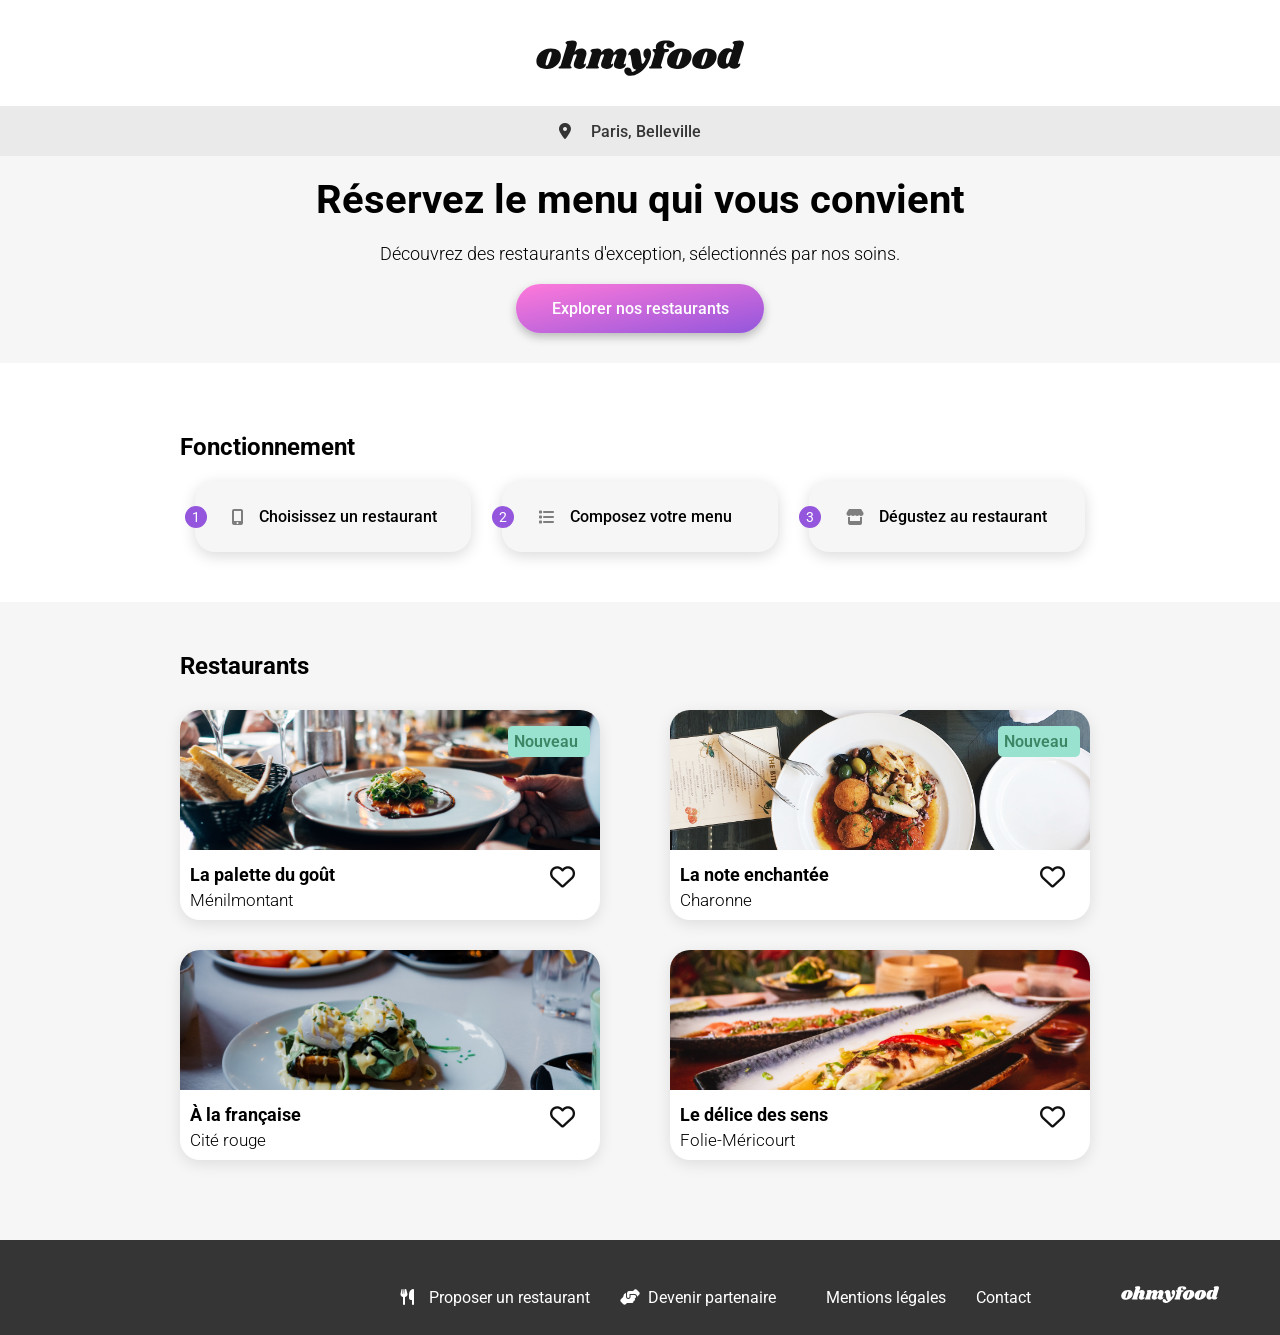
<file: index.html>
<!DOCTYPE html>
<html lang="fr">
<head>
    <meta charset="UTF-8">
    <meta name="viewport" content="width=device-width, initial-scale=1.0">
    <!-- Google Font Link -->
    <link rel="preconnect" href="https://fonts.googleapis.com">
    <link rel="preconnect" href="https://fonts.gstatic.com" crossorigin>
    <link href="https://fonts.googleapis.com/css2?family=Roboto:ital,wght@0,100..900;1,100..900&display=swap" rel="stylesheet">
    <!-- Font Awesome Link -->
    <link rel="stylesheet" href="https://cdnjs.cloudflare.com/ajax/libs/font-awesome/6.2.1/css/all.min.css"
    integrity="sha512-MV7K8+y+gLIBoVD59lQIYicR65iaqukzvf/nwasF0nqhPay5w/9lJmVM2hMDcnK1OnMGCdVK+iQrJ7lzPJQd1w=="
    crossorigin="anonymous" referrerpolicy="no-referrer">
    <!-- CSS link -->
    <link rel="stylesheet" href="sass/style.css">
    <!-- Title -->
    <title>Oh My Food</title>
</head>
<body>
    <!-- LOADER -->
    <!-- <div class="loader-container">
        <div class="loader"></div>
    </div> -->

  <div class="site-content">
 <!-- +++++ HEADER +++++ -->
        <header class="header">
            <div class="header__container-logo">
                <img class="header__container-logo-image" src="images/logo/ohmyfood@2x.svg" alt="Logo Oh My Food">
            </div>
            <div class="header__container-localisation">
                <i class="header__container-localisation-icone fa-solid fa-location-dot"></i>
                <p class="header__container-localisation-texte">Paris, Belleville</p>
            </div>
        </header>

    <main>
<!-- +++++ SECTION RESERVER +++++ -->
        <section class="section-reserver">
            <div class="section-reserver__contenu">
                <div class="section-reserver__titre">
                    <h1 class="section-reserver__titre-h1">Réservez le menu qui vous convient</h1>
                </div>
                <p class="section-reserver__texte">Découvrez des restaurants d'exception, sélectionnés par nos soins.</p>
                <a class="section-reserver__bouton" href="#ancre-restaurants"><span>Explorer nos restaurants</span></a>
            </div>
        </section>

<!-- +++++ SECTION FONCTIONNEMENT +++++ -->
     <section class="section-fonctionnement">
         <h2 class="section-fonctionnement__titre">Fonctionnement</h2>
        <div class="section-fonctionnement__contenu">

            <div class="section-fonctionnement__bouton">
                <p class="section-fonctionnement__bouton-pastille">1</p>
                <i class="fa-sharp fa-solid fa-mobile-screen-button section-fonctionnement__bouton-icone"></i>
                <p class="section-fonctionnement__bouton-texte">Choisissez un restaurant</p>
            </div>

            <div class="section-fonctionnement__bouton">
                <p class="section-fonctionnement__bouton-pastille">2</p>
                <i class="fa-solid fa-list section-fonctionnement__bouton-icone"></i>
                <p class="section-fonctionnement__bouton-texte">Composez votre menu</p>
            </div>

            <div class="section-fonctionnement__bouton">
                <p class="section-fonctionnement__bouton-pastille">3</p>
                <i class="fa-solid fa-store section-fonctionnement__bouton-icone"></i>
                <p class="section-fonctionnement__bouton-texte">Dégustez au restaurant</p>
            </div>
        </div>
     </section>

<!-- +++++ SECTION RESTAURANTS +++++ -->
     <section  class="section-restaurants" id="ancre-restaurants">

        <h2 class="section-restaurants__titre">Restaurants</h2>

         <div class="section-restaurants__contenu">

            <div class="section-restaurants__carte">
                <a href="Menus/menu-lapalettedugout.html" class="section-restaurants__carte-lien">
                    <img class="section-restaurants__carte-image" src="images/restaurants/Palette_du_goût.jpg" alt="Image table restaurant avec une assiette et des couverts">
                    <p class="section-restaurants__carte-etiquette section-restaurants__carte-etiquette--display1">Nouveau</p>
                    <h3 class="section-restaurants__carte-titre">La palette du goût</h3>
                    <p class="section-restaurants__carte-texte">Ménilmontant</p>
                </a>
                <div class="coeurs-container">
                    <i class="section-restaurants__carte-coeur-vide fa-regular fa-heart"></i>
                    <i class="section-restaurants__carte-coeur-plein fa-solid fa-heart"></i>                   
                </div>
            </div>

            <div class="section-restaurants__carte">
                <a href="Menus/menu-lanoteenchantee.html" class="section-restaurants__carte-lien">
                    <img class="section-restaurants__carte-image" src="images/restaurants/Note_enchantee.jpg" alt="Image d'une assiette vue de dessus">
                    <p class="section-restaurants__carte-etiquette section-restaurants__carte-etiquette--display2">Nouveau</p>
                    <h3 class="section-restaurants__carte-titre">La note enchantée</h3>
                    <p class="section-restaurants__carte-texte">Charonne</p>
                </a>
                <div class="coeurs-container">
                    <i class="section-restaurants__carte-coeur-vide fa-regular fa-heart"></i>
                    <i class="section-restaurants__carte-coeur-plein fa-solid fa-heart"></i>                   
                </div>
            </div>

            <div class="section-restaurants__carte">
                <a href="Menus/menu-alafrancaise.html" class="section-restaurants__carte-lien">
                    <img class="section-restaurants__carte-image" src="images/restaurants/A_la_Francaise.jpg" alt="Image d'une assiette appétissante sur une table de restaurant ">
                    <p class="section-restaurants__carte-etiquette section-restaurants__carte-etiquette--display3">Nouveau</p>
                    <h3 class="section-restaurants__carte-titre">À la française</h3>
                    <p class="section-restaurants__carte-texte">Cité rouge</p>
                </a>
                <div class="coeurs-container">
                    <i class="section-restaurants__carte-coeur-vide fa-regular fa-heart"></i>
                    <i class="section-restaurants__carte-coeur-plein fa-solid fa-heart"></i>                   
                </div>
            </div>

            <div class="section-restaurants__carte">
                <a href="Menus/menu-ledelicedessens.html" class="section-restaurants__carte-lien">
                    <img class="section-restaurants__carte-image" src="images/restaurants/Le_delice_des_sens.jpg" alt="Image d'une assiette appétissante de forme allongée avec du poisson sur une table de restaurant ">
                    <p class="section-restaurants__carte-etiquette section-restaurants__carte-etiquette--display4">Nouveau</p>
                    <h3 class="section-restaurants__carte-titre">Le délice des sens</h3>
                    <p class="section-restaurants__carte-texte">Folie-Méricourt</p>
                </a>
                <div class="coeurs-container">
                    <i class="section-restaurants__carte-coeur-vide fa-regular fa-heart"></i>
                    <i class="section-restaurants__carte-coeur-plein fa-solid fa-heart"></i>                   
                </div>
            </div>                   
        </div>
    </section>
</main>

<!-- +++++ FOOTER +++++ -->
    <footer class="section-footer">
        <img class="section-footer__logo" src="images/logo/ohmyfood-white2.svg" alt="Logo Oh My Food">
        <div class="section-footer__contenu">
            <div class="section-footer__lien">
                <i class="section-footer__lien-icone1 fa-solid fa-utensils"></i>
                <a class="section-footer__lien-texte" href="#">Proposer un restaurant</a>
            </div>
            <div class="section-footer__lien">
                <i class="section-footer__lien-icone2 fa-solid fa-handshake-angle"></i>
                <a class="section-footer__lien-texte" href="#">Devenir partenaire</a>
            </div>
            <div class="section-footer__lien">
                <a class="section-footer__lien-texte section-footer__lien-texte--mentions" href="#">Mentions légales</a>
            </div>
            <div class="section-footer__lien">
                <a class="section-footer__lien-texte" href="mailto:contact@ohmyfood.com">Contact</a>
            </div>
        </div>
    </footer>
  </div>

  <!-- JavaScript -->
  <script src="js/script.js"></script>
</body>
</html>
</file>
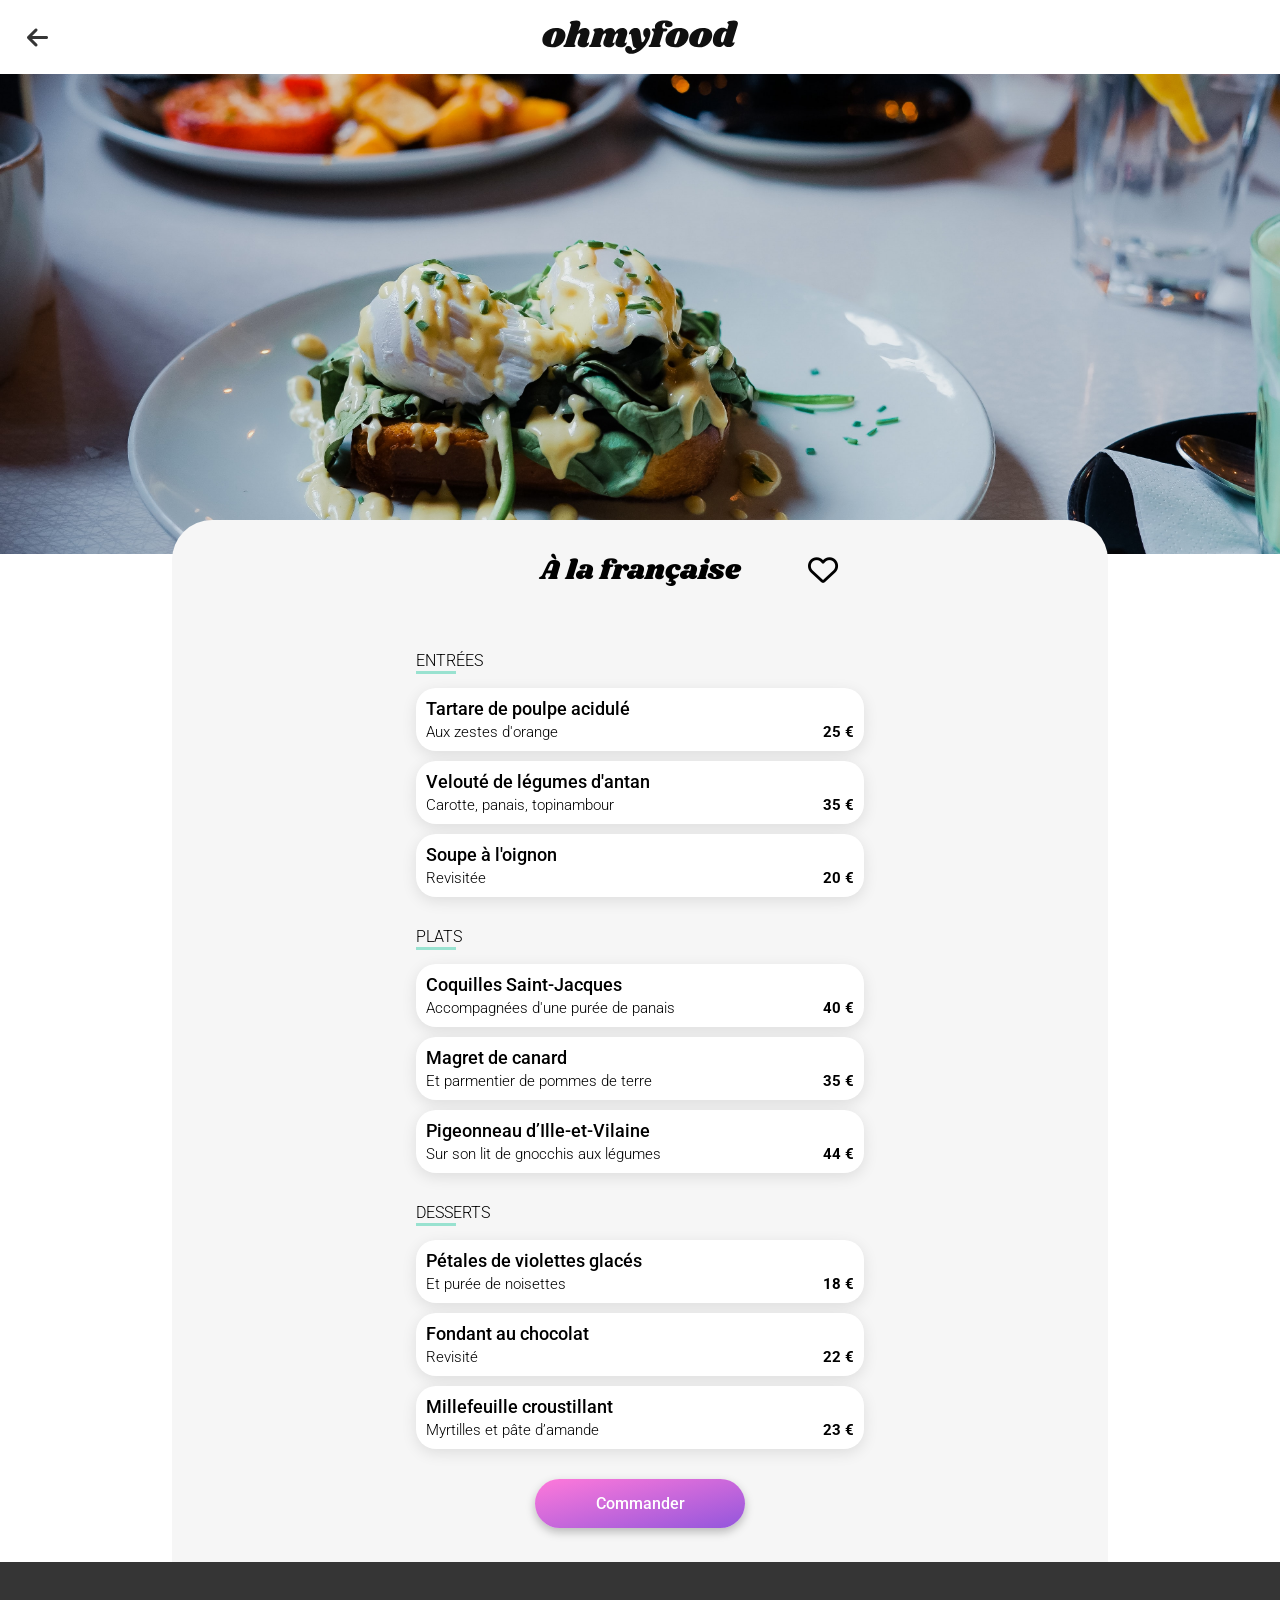
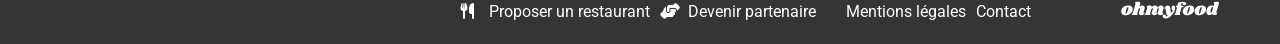
<file: Menus/menu-alafrancaise.html>
<!DOCTYPE html>
<html lang="en">
<head>
    <meta charset="UTF-8">
    <meta name="viewport" content="width=device-width, initial-scale=1.0">
    <!-- Google Font Link -->
    <link rel="preconnect" href="https://fonts.googleapis.com">
    <link rel="preconnect" href="https://fonts.gstatic.com" crossorigin>
    <link href="https://fonts.googleapis.com/css2?family=Roboto:ital,wght@0,100..900;1,100..900&family=Shrikhand&display=swap" rel="stylesheet">
    <!-- Font Awesome Link -->
    <link rel="stylesheet" href="https://cdnjs.cloudflare.com/ajax/libs/font-awesome/6.2.1/css/all.min.css"
    integrity="sha512-MV7K8+y+gLIBoVD59lQIYicR65iaqukzvf/nwasF0nqhPay5w/9lJmVM2hMDcnK1OnMGCdVK+iQrJ7lzPJQd1w=="
    crossorigin="anonymous" referrerpolicy="no-referrer">
    <!-- CSS link -->
    <link rel="stylesheet" href="../sass/style-menus.css">
    <!-- Title -->
    <title>Oh My Food - À la française</title>
</head>
<body>
    <!-- +++++ HEADER +++++ -->
    <header class="section-header">
        <div class="section-header__container-logo-icone">
            <a href="../index.html"><i class="section-header__icone fa-solid fa-arrow-left fa-xl"></i></a> 
            <img class="section-header__logo" src="../images/logo/ohmyfood@2x.svg" alt="Logo Oh My Food">
        </div>        
        <div class="section-header__container-image">
            <img class="section-header__image" src="../images/restaurants/A_la_Francaise.jpg" alt="Photo d'une assiette appétissante sur une table de restaurant">
        </div>        
    </header>

    <main>

    <!-- +++++ SECTION MENU +++++ -->
        <section class="section-menu">

            <div class="section-menu__container-titre-icone">
                <h1 class="section-menu__titre">À la française</h1>
                <div class="section-menu__coeurs-container">
                    <i class="section-menu__coeur-vide fa-regular fa-heart"></i>
                    <i class="section-menu__coeur-plein fa-solid fa-heart"></i>                   
                </div>
            </div>

    <!-- +++++ ENTREES +++++ -->
     
            <div class="section-menu__container-carte">
                <h2 class="section-menu__titre-plats section-menu__titre-plats--1">ENTRÉES</h2>   

                <div class="section-menu__card-plat section-menu__card-plat--1">
                    <h3 class="section-menu__card-plat-nom">Tartare de poulpe acidulé</h3>
                    <div class="section-menu__card-plat-containertxtprix">
                        <p class="section-menu__card-plat-texte">Aux zestes d'orange</p>
                        <p class="section-menu__card-plat-prix">25 €</p>
                        <div class="section-menu__card-plat-check"><i class="fa-solid fa-check fa-sm"></i></div>
                    </div>
                </div>

                <div class="section-menu__card-plat section-menu__card-plat--1">
                    <h3 class="section-menu__card-plat-nom">Velouté de légumes d'antan</h3>
                    <div class="section-menu__card-plat-containertxtprix">
                        <p class="section-menu__card-plat-texte">Carotte, panais, topinambour</p>
                        <p class="section-menu__card-plat-prix">35 €</p>
                        <div class="section-menu__card-plat-check"><i class="fa-solid fa-check fa-sm"></i></div>
                    </div>
                </div>

                <div class="section-menu__card-plat section-menu__card-plat--1">
                    <h3 class="section-menu__card-plat-nom">Soupe à l'oignon</h3>
                    <div class="section-menu__card-plat-containertxtprix">
                        <p class="section-menu__card-plat-texte">Revisitée</p>
                        <p class="section-menu__card-plat-prix">20 €</p>
                        <div class="section-menu__card-plat-check"><i class="fa-solid fa-check fa-sm"></i></div>
                    </div>
                </div>



            </div>

    <!-- +++++ PLATS +++++ -->

            <div class="section-menu__container-carte">
                    <h2 class="section-menu__titre-plats section-menu__titre-plats--2">PLATS</h2>   

                    <div class="section-menu__card-plat section-menu__card-plat--2">
                        <h3 class="section-menu__card-plat-nom">Coquilles Saint-Jacques</h3>
                        <div class="section-menu__card-plat-containertxtprix">
                            <p class="section-menu__card-plat-texte">Accompagnées d'une purée de panais</p>
                            <p class="section-menu__card-plat-prix">40 €</p>
                            <div class="section-menu__card-plat-check"><i class="fa-solid fa-check fa-sm"></i></div>
                        </div>
                    </div>

                    <div class="section-menu__card-plat section-menu__card-plat--2">
                        <h3 class="section-menu__card-plat-nom">Magret de canard</h3>
                        <div class="section-menu__card-plat-containertxtprix">
                            <p class="section-menu__card-plat-texte">Et parmentier de pommes de terre</p>
                            <p class="section-menu__card-plat-prix">35 €</p>
                            <div class="section-menu__card-plat-check"><i class="fa-solid fa-check fa-sm"></i></div>
                        </div>
                    </div>

                    <div class="section-menu__card-plat section-menu__card-plat--2">
                        <h3 class="section-menu__card-plat-nom">Pigeonneau d’Ille-et-Vilaine</h3>
                        <div class="section-menu__card-plat-containertxtprix">
                            <p class="section-menu__card-plat-texte">Sur son lit de gnocchis aux légumes</p>
                            <p class="section-menu__card-plat-prix">44 €</p>
                            <div class="section-menu__card-plat-check"><i class="fa-solid fa-check fa-sm"></i></div>
                        </div>
                    </div>



            </div>

    <!-- +++++ DESSERTS +++++ -->

            <div class="section-menu__container-carte">
                <h2 class="section-menu__titre-plats section-menu__titre-plats--3">DESSERTS</h2>   

                <div class="section-menu__card-plat section-menu__card-plat--3">
                    <h3 class="section-menu__card-plat-nom">Pétales de violettes glacés</h3>
                    <div class="section-menu__card-plat-containertxtprix">
                        <p class="section-menu__card-plat-texte">Et purée de noisettes</p>
                        <p class="section-menu__card-plat-prix">18 €</p>
                        <div class="section-menu__card-plat-check"><i class="fa-solid fa-check fa-sm"></i></div>
                    </div>
                </div>

                <div class="section-menu__card-plat section-menu__card-plat--3">
                    <h3 class="section-menu__card-plat-nom">Fondant au chocolat</h3>
                    <div class="section-menu__card-plat-containertxtprix">
                        <p class="section-menu__card-plat-texte">Revisité</p>
                        <p class="section-menu__card-plat-prix">22 €</p>
                        <div class="section-menu__card-plat-check"><i class="fa-solid fa-check fa-sm"></i></div>
                    </div>
                </div>

                <div class="section-menu__card-plat section-menu__card-plat--3">
                    <h3 class="section-menu__card-plat-nom">Millefeuille croustillant</h3>
                    <div class="section-menu__card-plat-containertxtprix">
                        <p class="section-menu__card-plat-texte">Myrtilles et pâte d’amande</p>
                        <p class="section-menu__card-plat-prix">23 €</p>
                        <div class="section-menu__card-plat-check"><i class="fa-solid fa-check fa-sm"></i></div>
                    </div>
                </div>

            </div>

    <!-- +++++ BOUTON COMMANDER +++++ -->

            <div class="section-menu__container-bouton">
                <a class="section-menu__bouton" href="#"><span>Commander</span></a>
            </div>





         </section>

    </main>

    <!-- +++++ FOOTER +++++ -->
    <footer class="section-footer">
        <img class="section-footer__logo" src="../images/logo/ohmyfood-white2.svg" alt="Logo Oh My Food">
        <div class="section-footer__contenu">
            <div class="section-footer__lien">
                <i class="section-footer__lien-icone1 fa-solid fa-utensils"></i>
                <a class="section-footer__lien-texte" href="#">Proposer un restaurant</a>
            </div>
            <div class="section-footer__lien">
                <i class="section-footer__lien-icone2 fa-solid fa-handshake-angle"></i>
                <a class="section-footer__lien-texte" href="#">Devenir partenaire</a>
            </div>
            <div class="section-footer__lien">
                <a class="section-footer__lien-texte section-footer__lien-texte--mentions" href="#">Mentions légales</a>
            </div>
            <div class="section-footer__lien">
                <a class="section-footer__lien-texte" href="mailto:contact@ohmyfood.com">Contact</a>
            </div>
        </div>
    </footer>

    <!-- JavaScript -->
    <script src="../js/script.js"></script>
</body>
</html>
</file>
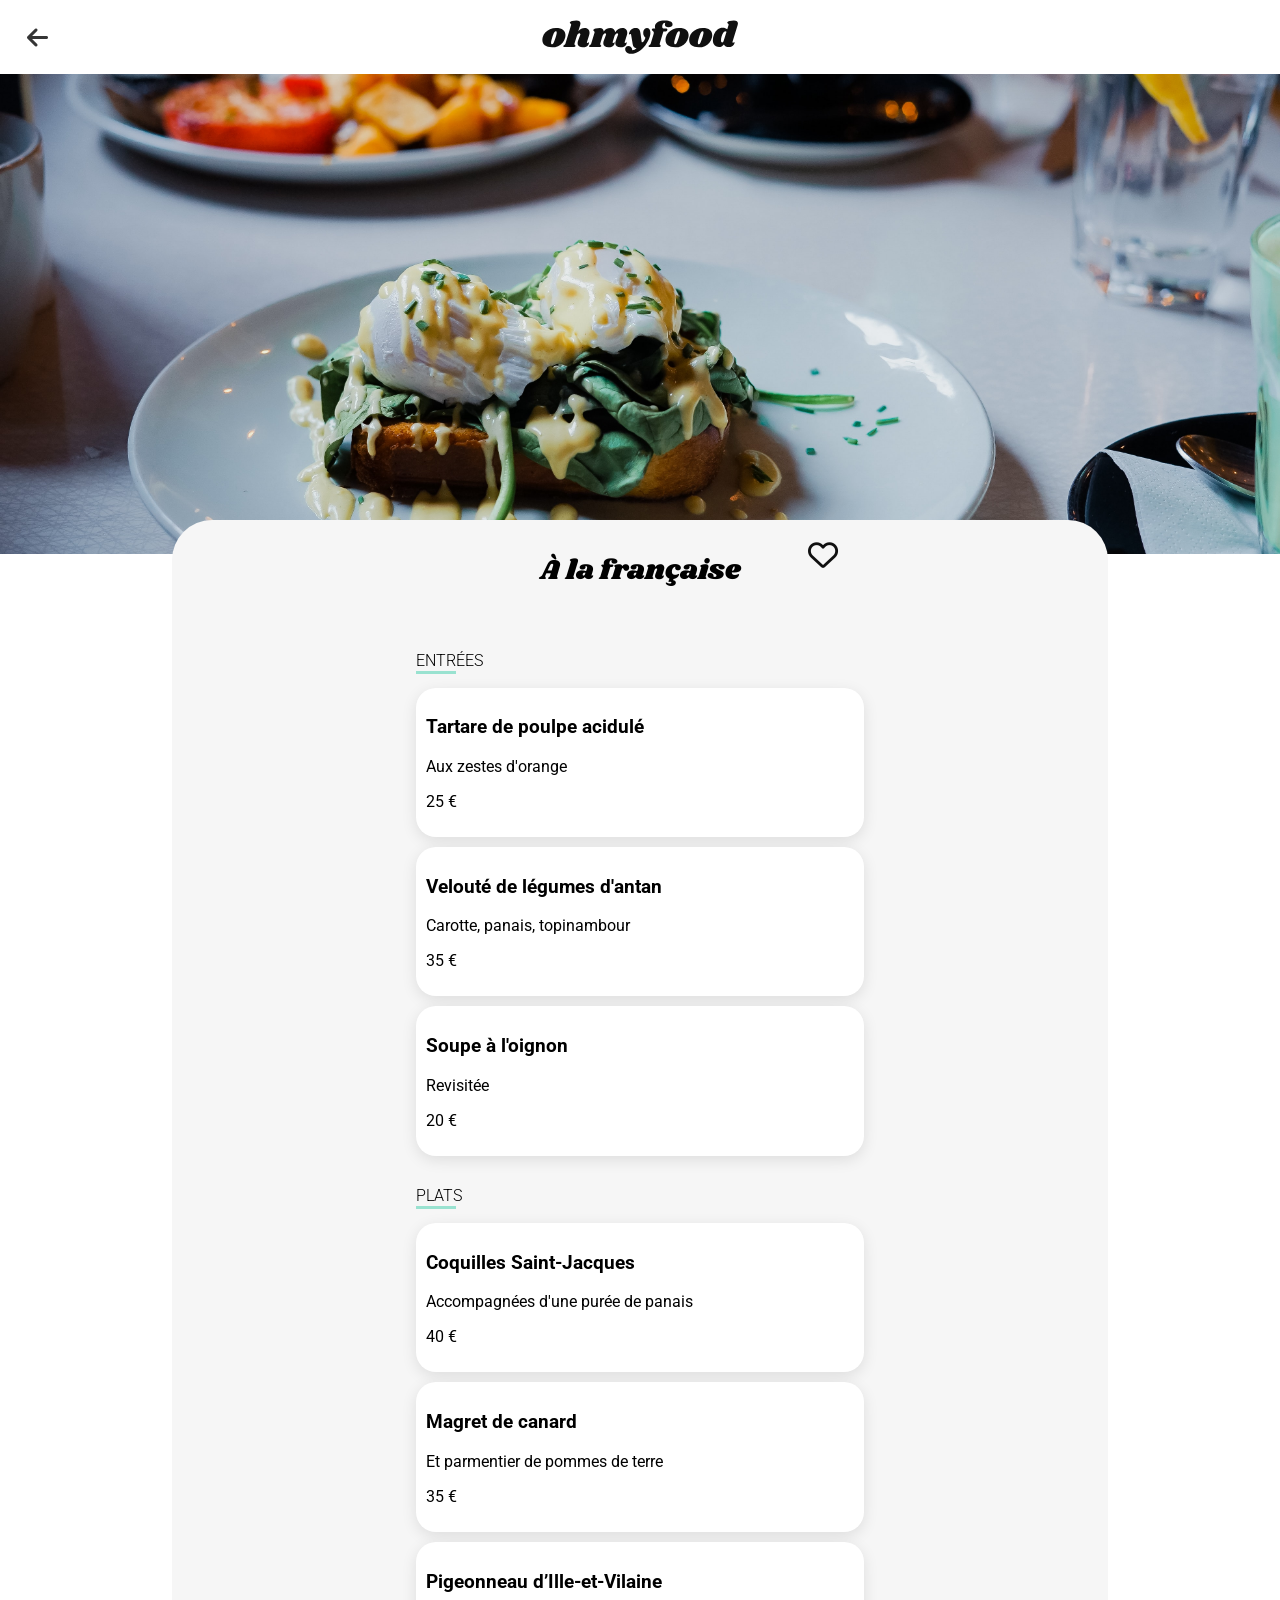
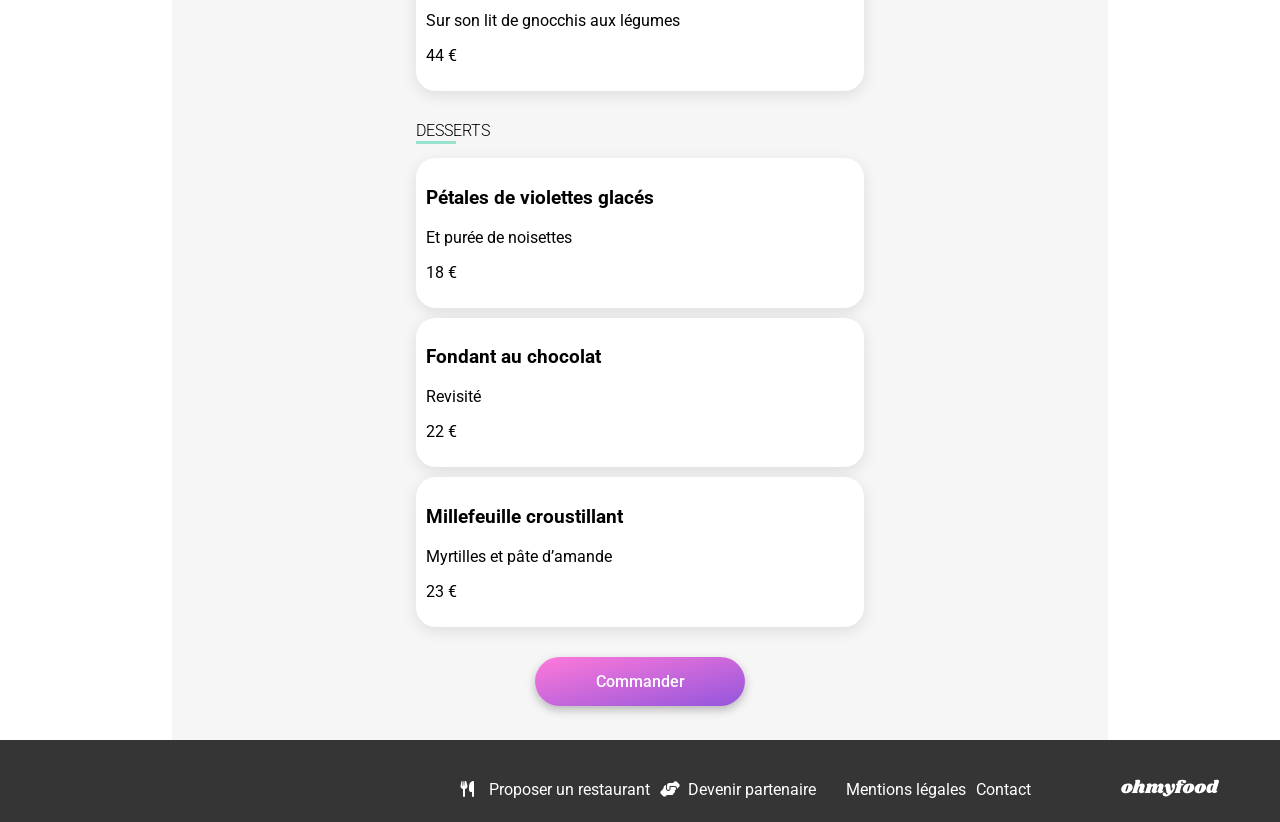
<file: Menus/menu-alafrançaise.html>
<!DOCTYPE html>
<html lang="en">
<head>
    <meta charset="UTF-8">
    <meta name="viewport" content="width=device-width, initial-scale=1.0">
    <!-- Google Font Link -->
    <link rel="preconnect" href="https://fonts.googleapis.com">
    <link rel="preconnect" href="https://fonts.gstatic.com" crossorigin>
    <link href="https://fonts.googleapis.com/css2?family=Roboto:ital,wght@0,100..900;1,100..900&family=Shrikhand&display=swap" rel="stylesheet">
    <!-- Font Awesome Link -->
    <link rel="stylesheet" href="https://cdnjs.cloudflare.com/ajax/libs/font-awesome/6.2.1/css/all.min.css"
    integrity="sha512-MV7K8+y+gLIBoVD59lQIYicR65iaqukzvf/nwasF0nqhPay5w/9lJmVM2hMDcnK1OnMGCdVK+iQrJ7lzPJQd1w=="
    crossorigin="anonymous" referrerpolicy="no-referrer">
    <!-- CSS link -->
    <link rel="stylesheet" href="../sass/style-menus.css">
    <!-- Title -->
    <title>Oh My Food - À la française</title>
</head>
<body>
    <!-- +++++ HEADER +++++ -->
    <header class="section-header">
        <div class="section-header__container-logo-icone">
                <a href="../index.html"><i class="section-header__icone fa-solid fa-arrow-left fa-xl" style="color: #353535"></i></a> 
                <img class="section-header__logo" src="../images/logo/ohmyfood@2x.svg" alt="Logo Oh My Food">
        </div>        
        <div class="header__container-image">
            <img class="section-header__image" src="../images/restaurants/A_la_Francaise.jpg" alt="Photo d'une assiette appétissante sur une table de restaurant">
        </div>        
    </header>

    <main>

    <!-- +++++ SECTION MENU +++++ -->
        <section class="section-menu">

            <div class="section-menu__container-titre-icone">
                <h1 class="section-menu__titre">À la française</h1>
                <i class="section-menu__coeur-vide fa-regular fa-heart fa-2xl" style="color: #101010;"></i>
                <i class="section-menu__coeur-plein fa-solid fa-heart fa-2xl" style="color: #9356DC;"></i>
            </div>

    <!-- +++++ ENTREES +++++ -->
     
            <div class="section-menu__container-carte">
                <h2 class="section-menu__titre-plats">ENTRÉES</h2>   

                <div class="section-menu__card-plat">
                    <h3 class="section-menu__nom-plat">Tartare de poulpe acidulé</h3>
                    <div class="section-menu__texte-prix">
                        <p class="section-menu__texte-plat">Aux zestes d'orange</p>
                        <p class="section-menu__prix-plat">25 €</p>
                    </div>
                </div>

                <div class="section-menu__card-plat">
                    <h3 class="section-menu__nom-plat">Velouté de légumes d'antan</h3>
                    <div class="section-menu__texte-prix">
                        <p class="section-menu__texte-plat">Carotte, panais, topinambour</p>
                        <p class="section-menu__prix-plat">35 €</p>
                    </div>
                </div>

                <div class="section-menu__card-plat">
                    <h3 class="section-menu__nom-plat">Soupe à l'oignon</h3>
                    <div class="section-menu__texte-prix">
                        <p class="section-menu__texte-plat">Revisitée</p>
                        <p class="section-menu__prix-plat">20 €</p>
                    </div>
                </div>
            </div>

    <!-- +++++ PLATS +++++ -->

            <div class="section-menu__container-carte">
                    <h2 class="section-menu__titre-plats">PLATS</h2>   

                    <div class="section-menu__card-plat">
                        <h3 class="section-menu__nom-plat">Coquilles Saint-Jacques</h3>
                        <div class="section-menu__texte-prix">
                            <p class="section-menu__texte-plat">Accompagnées d'une purée de panais</p>
                            <p class="section-menu__prix-plat">40 €</p>
                        </div>
                    </div>

                    <div class="section-menu__card-plat">
                        <h3 class="section-menu__nom-plat">Magret de canard</h3>
                        <div class="section-menu__texte-prix">
                            <p class="section-menu__texte-plat">Et parmentier de pommes de terre</p>
                            <p class="section-menu__prix-plat">35 €</p>
                        </div>
                    </div>

                    <div class="section-menu__card-plat">
                        <h3 class="section-menu__nom-plat">Pigeonneau d’Ille-et-Vilaine</h3>
                        <div class="section-menu__texte-prix">
                            <p class="section-menu__texte-plat">Sur son lit de gnocchis aux légumes</p>
                            <p class="section-menu__prix-plat">44 €</p>
                        </div>
                    </div>



            </div>

    <!-- +++++ DESSERTS +++++ -->

            <div class="section-menu__container-carte">
                <h2 class="section-menu__titre-plats">DESSERTS</h2>   

                <div class="section-menu__card-plat">
                    <h3 class="section-menu__nom-plat">Pétales de violettes glacés</h3>
                    <div class="section-menu__texte-prix">
                        <p class="section-menu__texte-plat">Et purée de noisettes</p>
                        <p class="section-menu__prix-plat">18 €</p>
                    </div>
                </div>

                <div class="section-menu__card-plat">
                    <h3 class="section-menu__nom-plat">Fondant au chocolat</h3>
                    <div class="section-menu__texte-prix">
                        <p class="section-menu__texte-plat">Revisité</p>
                        <p class="section-menu__prix-plat">22 €</p>
                    </div>
                </div>

                <div class="section-menu__card-plat">
                    <h3 class="section-menu__nom-plat">Millefeuille croustillant</h3>
                    <div class="section-menu__texte-prix">
                        <p class="section-menu__texte-plat">Myrtilles et pâte d’amande</p>
                        <p class="section-menu__prix-plat">23 €</p>
                    </div>
                </div>

            </div>

            <!-- +++++ BOUTON COMMANDER +++++ -->

            <div class="section-menu__container-bouton">
                <a class="section-menu__bouton" href="#">Commander</a>
            </div>





         </section>

    </main>

    <!-- +++++ FOOTER +++++ -->
    <footer class="section-footer">
        <img class="section-footer__logo" src="../images/logo/ohmyfood-white2.svg" alt="Logo Oh My Food">
        <div class="section-footer__contenu">
            <div class="section-footer__lien">
                <i class="section-footer__lien-icone1 fa-solid fa-utensils" style="color: white;"></i>
                <a class="section-footer__lien-texte" href="#">Proposer un restaurant</a>
            </div>
            <div class="section-footer__lien">
                <i class="section-footer__lien-icone2 fa-solid fa-handshake-angle" style="color: white;"></i>
                <a class="section-footer__lien-texte" href="#">Devenir partenaire</a>
            </div>
            <div class="section-footer__lien">
                <a class="section-footer__lien-texte section-footer__lien-texte--mentions" href="#">Mentions légales</a>
            </div>
            <div class="section-footer__lien">
                <a class="section-footer__lien-texte" href="mailto:contact@ohmyfood.com">Contact</a>
            </div>
        </div>
    </footer>

    <!-- JavaScript -->
    <script src="../js/script.js"></script>
</body>
</html>
</file>
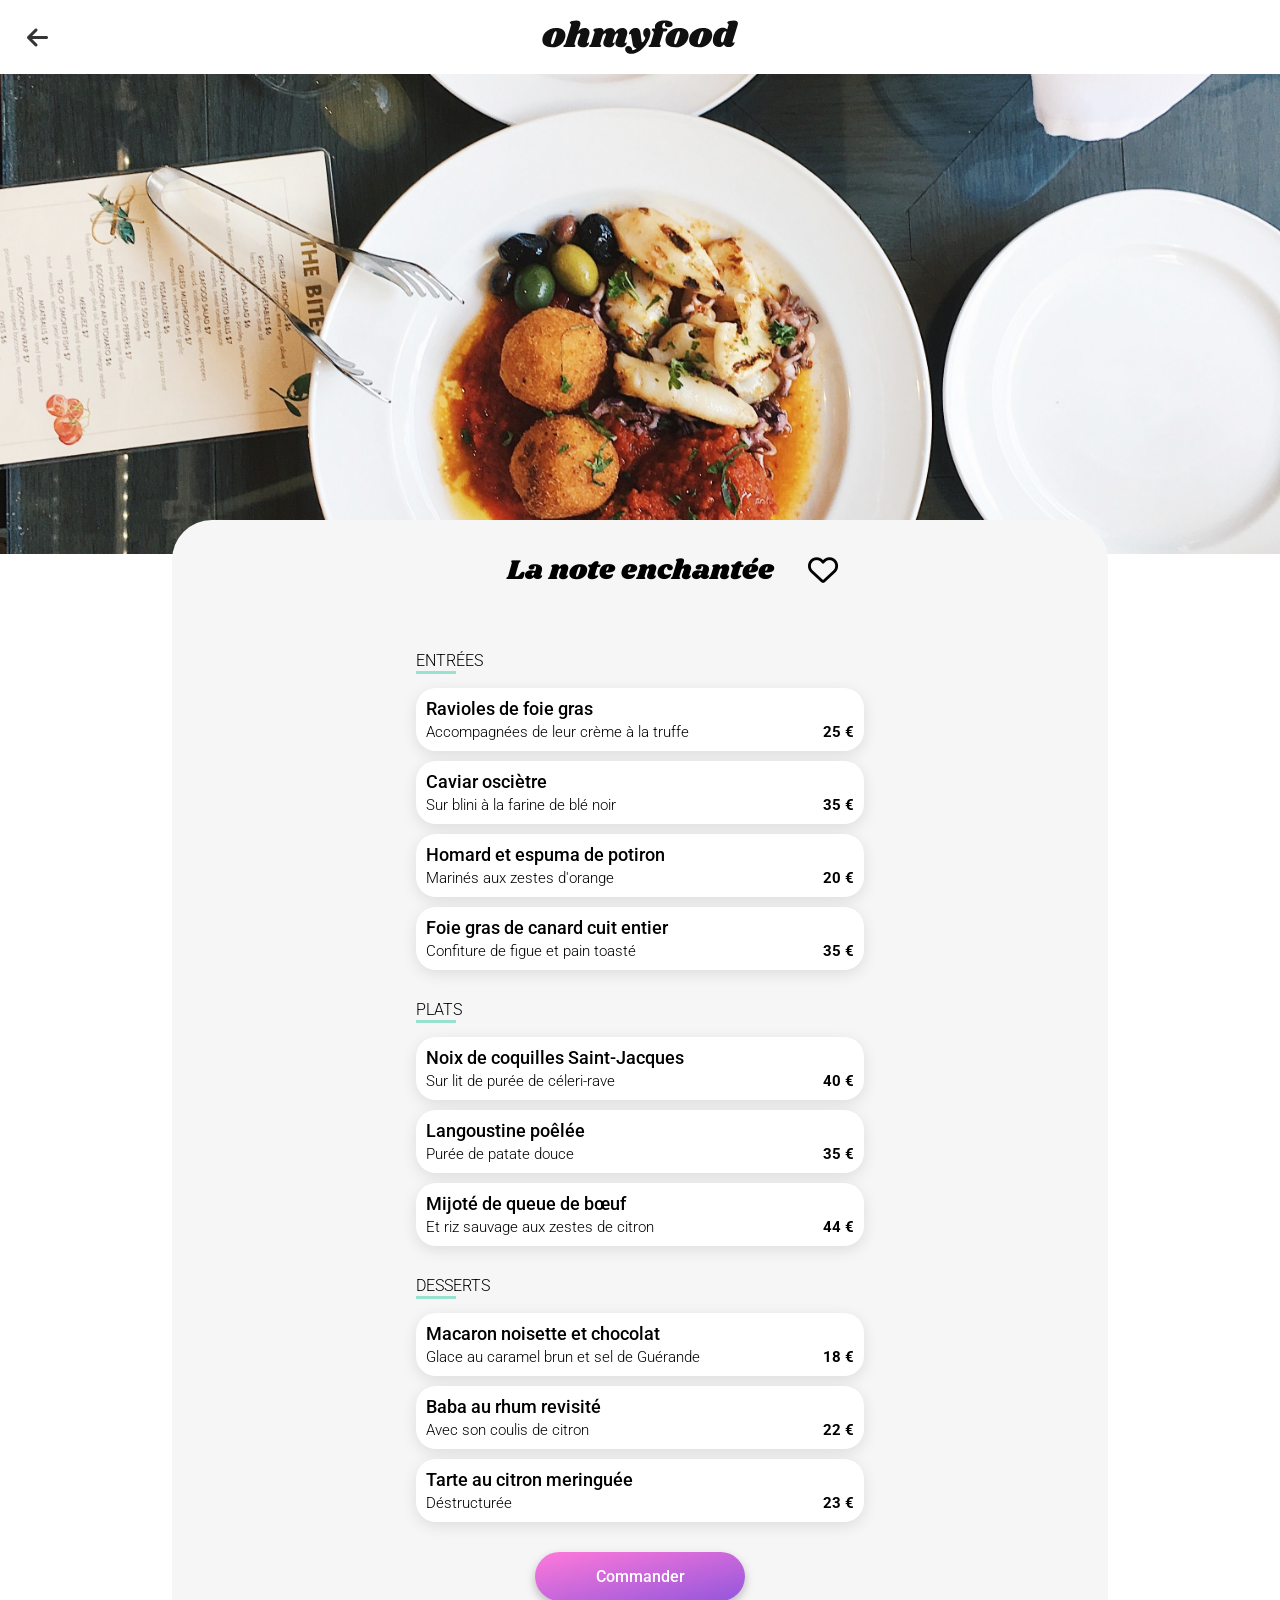
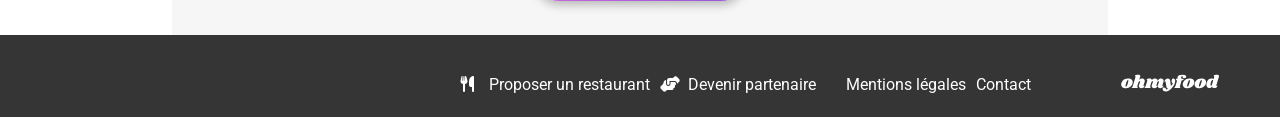
<file: Menus/menu-lanoteenchantee.html>
<!DOCTYPE html>
<html lang="en">
<head>
    <meta charset="UTF-8">
    <meta name="viewport" content="width=device-width, initial-scale=1.0">
    <!-- Google Font Link -->
    <link rel="preconnect" href="https://fonts.googleapis.com">
    <link rel="preconnect" href="https://fonts.gstatic.com" crossorigin>
    <link href="https://fonts.googleapis.com/css2?family=Roboto:ital,wght@0,100..900;1,100..900&family=Shrikhand&display=swap" rel="stylesheet">
    <!-- Font Awesome Link -->
    <link rel="stylesheet" href="https://cdnjs.cloudflare.com/ajax/libs/font-awesome/6.2.1/css/all.min.css"
    integrity="sha512-MV7K8+y+gLIBoVD59lQIYicR65iaqukzvf/nwasF0nqhPay5w/9lJmVM2hMDcnK1OnMGCdVK+iQrJ7lzPJQd1w=="
    crossorigin="anonymous" referrerpolicy="no-referrer">
    <!-- CSS link -->
    <link rel="stylesheet" href="../sass/style-menus.css">
    <!-- Title -->
    <title>Oh My Food - La note enchantée</title>
</head>
<body>
    <!-- +++++ HEADER +++++ -->
    <header class="section-header">
        <div class="section-header__container-logo-icone">
            <a href="../index.html"><i class="section-header__icone fa-solid fa-arrow-left fa-xl"></i></a> 
            <img class="section-header__logo" src="../images/logo/ohmyfood@2x.svg" alt="Logo Oh My Food">
        </div>        
        <div class="section-header__container-image">
            <img class="section-header__image" src="../images/restaurants/Note_enchantee.jpg" alt="Photo d'une assiette appétissante sur une table de restaurant">
        </div>        
    </header>

    <main>

    <!-- +++++ SECTION MENU +++++ -->
        <section class="section-menu">

            <div class="section-menu__container-titre-icone">
                <h1 class="section-menu__titre">La note enchantée</h1>
                <div class="section-menu__coeurs-container">
                    <i class="section-menu__coeur-vide fa-regular fa-heart"></i>
                    <i class="section-menu__coeur-plein fa-solid fa-heart"></i>                   
                </div>
            </div>

    <!-- +++++ ENTREES +++++ -->
     
            <div class="section-menu__container-carte">
                <h2 class="section-menu__titre-plats section-menu__titre-plats--1">ENTRÉES</h2>   

                <div class="section-menu__card-plat section-menu__card-plat--1">
                    <h3 class="section-menu__card-plat-nom">Ravioles de foie gras</h3>
                    <div class="section-menu__card-plat-containertxtprix">
                        <p class="section-menu__card-plat-texte">Accompagnées de leur crème à la truffe</p>
                        <p class="section-menu__card-plat-prix">25 €</p>
                        <div class="section-menu__card-plat-check"><i class="fa-solid fa-check fa-sm"></i></div>
                    </div>
                </div>

                <div class="section-menu__card-plat section-menu__card-plat--1">
                    <h3 class="section-menu__card-plat-nom">Caviar osciètre </h3>
                    <div class="section-menu__card-plat-containertxtprix">
                        <p class="section-menu__card-plat-texte">Sur blini à la farine de blé noir</p>
                        <p class="section-menu__card-plat-prix">35 €</p>
                        <div class="section-menu__card-plat-check"><i class="fa-solid fa-check fa-sm"></i></div>
                    </div>
                </div>

                <div class="section-menu__card-plat section-menu__card-plat--1">
                    <h3 class="section-menu__card-plat-nom">Homard et espuma de potiron</h3>
                    <div class="section-menu__card-plat-containertxtprix">
                        <p class="section-menu__card-plat-texte">Marinés aux zestes d'orange</p>
                        <p class="section-menu__card-plat-prix">20 €</p>
                        <div class="section-menu__card-plat-check"><i class="fa-solid fa-check fa-sm"></i></div>
                    </div>
                </div>

                <div class="section-menu__card-plat section-menu__card-plat--1">
                    <h3 class="section-menu__card-plat-nom">Foie gras de canard cuit entier</h3>
                    <div class="section-menu__card-plat-containertxtprix">
                        <p class="section-menu__card-plat-texte">Confiture de figue et pain toasté</p>
                        <p class="section-menu__card-plat-prix">35 €</p>
                        <div class="section-menu__card-plat-check"><i class="fa-solid fa-check fa-sm"></i></div>
                    </div>
                </div>

            </div>

    <!-- +++++ PLATS +++++ -->

            <div class="section-menu__container-carte">
                    <h2 class="section-menu__titre-plats section-menu__titre-plats--2">PLATS</h2>   

                    <div class="section-menu__card-plat section-menu__card-plat--2">
                        <h3 class="section-menu__card-plat-nom">Noix de coquilles Saint-Jacques</h3>
                        <div class="section-menu__card-plat-containertxtprix">
                            <p class="section-menu__card-plat-texte">Sur lit de purée de céleri-rave</p>
                            <p class="section-menu__card-plat-prix">40 €</p>
                            <div class="section-menu__card-plat-check"><i class="fa-solid fa-check fa-sm"></i></div>
                        </div>
                    </div>

                    <div class="section-menu__card-plat section-menu__card-plat--2">
                        <h3 class="section-menu__card-plat-nom">Langoustine poêlée</h3>
                        <div class="section-menu__card-plat-containertxtprix">
                            <p class="section-menu__card-plat-texte">Purée de patate douce</p>
                            <p class="section-menu__card-plat-prix">35 €</p>
                            <div class="section-menu__card-plat-check"><i class="fa-solid fa-check fa-sm"></i></div>
                        </div>
                    </div>

                    <div class="section-menu__card-plat section-menu__card-plat--2">
                        <h3 class="section-menu__card-plat-nom">Mijoté de queue de bœuf</h3>
                        <div class="section-menu__card-plat-containertxtprix">
                            <p class="section-menu__card-plat-texte">Et riz sauvage aux zestes de citron</p>
                            <p class="section-menu__card-plat-prix">44 €</p>
                            <div class="section-menu__card-plat-check"><i class="fa-solid fa-check fa-sm"></i></div>
                        </div>
                    </div>
            </div>

    <!-- +++++ DESSERTS +++++ -->

            <div class="section-menu__container-carte">
                <h2 class="section-menu__titre-plats section-menu__titre-plats--3">DESSERTS</h2>   

                <div class="section-menu__card-plat section-menu__card-plat--3">
                    <h3 class="section-menu__card-plat-nom">Macaron noisette et chocolat</h3>
                    <div class="section-menu__card-plat-containertxtprix">
                        <p class="section-menu__card-plat-texte">Glace au caramel brun et sel de Guérande</p>
                        <p class="section-menu__card-plat-prix">18 €</p>
                        <div class="section-menu__card-plat-check"><i class="fa-solid fa-check fa-sm"></i></div>
                    </div>
                </div>

                <div class="section-menu__card-plat section-menu__card-plat--3">
                    <h3 class="section-menu__card-plat-nom">Baba au rhum revisité</h3>
                    <div class="section-menu__card-plat-containertxtprix">
                        <p class="section-menu__card-plat-texte">Avec son coulis de citron</p>
                        <p class="section-menu__card-plat-prix">22 €</p>
                        <div class="section-menu__card-plat-check"><i class="fa-solid fa-check fa-sm"></i></div>
                    </div>
                </div>

                <div class="section-menu__card-plat section-menu__card-plat--3">
                    <h3 class="section-menu__card-plat-nom">Tarte au citron meringuée</h3>
                    <div class="section-menu__card-plat-containertxtprix">
                        <p class="section-menu__card-plat-texte">Déstructurée</p>
                        <p class="section-menu__card-plat-prix">23 €</p>
                        <div class="section-menu__card-plat-check"><i class="fa-solid fa-check fa-sm"></i></div>
                    </div>
                </div>

            </div>

    <!-- +++++ BOUTON COMMANDER +++++ -->

            <div class="section-menu__container-bouton">
                <a class="section-menu__bouton" href="#"><span>Commander</span></a>
            </div>





         </section>

    </main>

    <!-- +++++ FOOTER +++++ -->
    <footer class="section-footer">
        <img class="section-footer__logo" src="../images/logo/ohmyfood-white2.svg" alt="Logo Oh My Food">
        <div class="section-footer__contenu">
            <div class="section-footer__lien">
                <i class="section-footer__lien-icone1 fa-solid fa-utensils"></i>
                <a class="section-footer__lien-texte" href="#">Proposer un restaurant</a>
            </div>
            <div class="section-footer__lien">
                <i class="section-footer__lien-icone2 fa-solid fa-handshake-angle"></i>
                <a class="section-footer__lien-texte" href="#">Devenir partenaire</a>
            </div>
            <div class="section-footer__lien">
                <a class="section-footer__lien-texte section-footer__lien-texte--mentions" href="#">Mentions légales</a>
            </div>
            <div class="section-footer__lien">
                <a class="section-footer__lien-texte" href="mailto:contact@ohmyfood.com">Contact</a>
            </div>
        </div>
    </footer>

    <!-- JavaScript -->
    <script src="../js/script.js"></script>
</body>
</html>
</file>
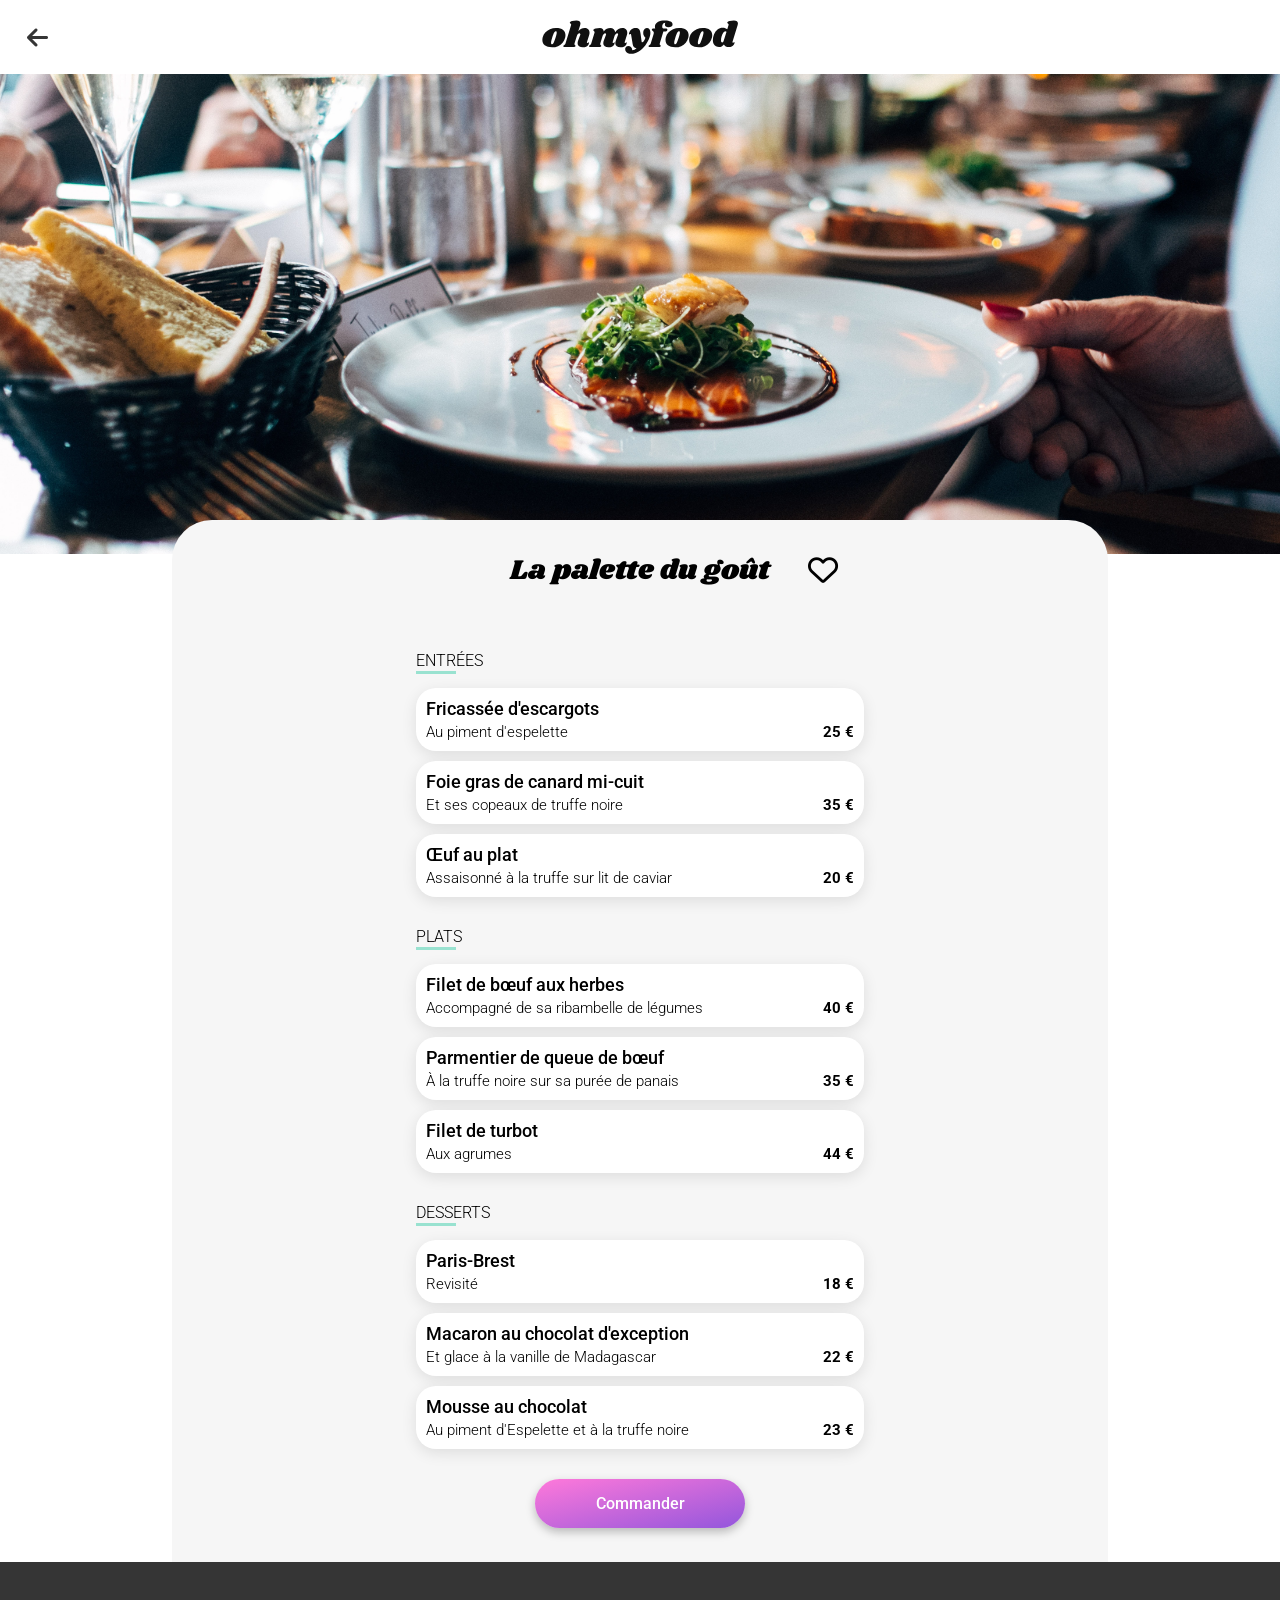
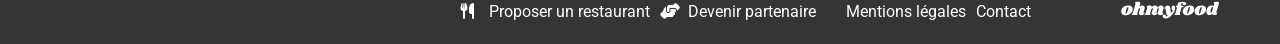
<file: Menus/menu-lapalettedugout.html>
<!DOCTYPE html>
<html lang="en">
<head>
    <meta charset="UTF-8">
    <meta name="viewport" content="width=device-width, initial-scale=1.0">
    <!-- Google Font Link -->
    <link rel="preconnect" href="https://fonts.googleapis.com">
    <link rel="preconnect" href="https://fonts.gstatic.com" crossorigin>
    <link href="https://fonts.googleapis.com/css2?family=Roboto:ital,wght@0,100..900;1,100..900&family=Shrikhand&display=swap" rel="stylesheet">
    <!-- Font Awesome Link -->
    <link rel="stylesheet" href="https://cdnjs.cloudflare.com/ajax/libs/font-awesome/6.2.1/css/all.min.css"
    integrity="sha512-MV7K8+y+gLIBoVD59lQIYicR65iaqukzvf/nwasF0nqhPay5w/9lJmVM2hMDcnK1OnMGCdVK+iQrJ7lzPJQd1w=="
    crossorigin="anonymous" referrerpolicy="no-referrer">
    <!-- CSS link -->
    <link rel="stylesheet" href="../sass/style-menus.css">
    <!-- Title -->
    <title>Oh My Food - La palette du goût</title>
</head>
<body>
    <!-- +++++ HEADER +++++ -->
    <header class="section-header">
        <div class="section-header__container-logo-icone">
            <a href="../index.html"><i class="section-header__icone fa-solid fa-arrow-left fa-xl"></i></a> 
            <img class="section-header__logo" src="../images/logo/ohmyfood@2x.svg" alt="Logo Oh My Food">
        </div>        
        <div class="section-header__container-image">
            <img class="section-header__image" src="../images/restaurants/Palette_du_goût.jpg" alt="Photo d'une assiette appétissante sur une table de restaurant">
        </div>        
    </header>

    <main>

    <!-- +++++ SECTION MENU +++++ -->
        <section class="section-menu">

            <div class="section-menu__container-titre-icone">
                <h1 class="section-menu__titre">La palette du goût</h1>
                <div class="section-menu__coeurs-container">
                    <i class="section-menu__coeur-vide fa-regular fa-heart"></i>
                    <i class="section-menu__coeur-plein fa-solid fa-heart"></i>                   
                </div>
            </div>

    <!-- +++++ ENTREES +++++ -->
     
            <div class="section-menu__container-carte">
                <h2 class="section-menu__titre-plats section-menu__titre-plats--1">ENTRÉES</h2>   

                <div class="section-menu__card-plat section-menu__card-plat--1">
                    <h3 class="section-menu__card-plat-nom">Fricassée d'escargots</h3>
                    <div class="section-menu__card-plat-containertxtprix">
                        <p class="section-menu__card-plat-texte">Au piment d'espelette</p>
                        <p class="section-menu__card-plat-prix">25 €</p>
                        <div class="section-menu__card-plat-check"><i class="fa-solid fa-check fa-sm"></i></div>
                    </div>
                </div>

                <div class="section-menu__card-plat section-menu__card-plat--1">
                    <h3 class="section-menu__card-plat-nom">Foie gras de canard mi-cuit</h3>
                    <div class="section-menu__card-plat-containertxtprix">
                        <p class="section-menu__card-plat-texte">Et ses copeaux de truffe noire</p>
                        <p class="section-menu__card-plat-prix">35 €</p>
                        <div class="section-menu__card-plat-check"><i class="fa-solid fa-check fa-sm"></i></div>
                    </div>
                </div>

                <div class="section-menu__card-plat section-menu__card-plat--1">
                    <h3 class="section-menu__card-plat-nom">Œuf au plat</h3>
                    <div class="section-menu__card-plat-containertxtprix">
                        <p class="section-menu__card-plat-texte">Assaisonné à la truffe sur lit de caviar</p>
                        <p class="section-menu__card-plat-prix">20 €</p>
                        <div class="section-menu__card-plat-check"><i class="fa-solid fa-check fa-sm"></i></div>
                    </div>
                </div>

            </div>

    <!-- +++++ PLATS +++++ -->

            <div class="section-menu__container-carte">
                    <h2 class="section-menu__titre-plats section-menu__titre-plats--2">PLATS</h2>   

                    <div class="section-menu__card-plat section-menu__card-plat--2">
                        <h3 class="section-menu__card-plat-nom">Filet de bœuf aux herbes</h3>
                        <div class="section-menu__card-plat-containertxtprix">
                            <p class="section-menu__card-plat-texte">Accompagné de sa ribambelle de légumes</p>
                            <p class="section-menu__card-plat-prix">40 €</p>
                            <div class="section-menu__card-plat-check"><i class="fa-solid fa-check fa-sm"></i></div>
                        </div>
                    </div>

                    <div class="section-menu__card-plat section-menu__card-plat--2">
                        <h3 class="section-menu__card-plat-nom">Parmentier de queue de bœuf</h3>
                        <div class="section-menu__card-plat-containertxtprix">
                            <p class="section-menu__card-plat-texte">À la truffe noire sur sa purée de panais</p>
                            <p class="section-menu__card-plat-prix">35 €</p>
                            <div class="section-menu__card-plat-check"><i class="fa-solid fa-check fa-sm"></i></div>
                        </div>
                    </div>

                    <div class="section-menu__card-plat section-menu__card-plat--2">
                        <h3 class="section-menu__card-plat-nom">Filet de turbot</h3>
                        <div class="section-menu__card-plat-containertxtprix">
                            <p class="section-menu__card-plat-texte">Aux agrumes</p>
                            <p class="section-menu__card-plat-prix">44 €</p>
                            <div class="section-menu__card-plat-check"><i class="fa-solid fa-check fa-sm"></i></div>
                        </div>
                    </div>



            </div>

    <!-- +++++ DESSERTS +++++ -->

            <div class="section-menu__container-carte">
                <h2 class="section-menu__titre-plats section-menu__titre-plats--3">DESSERTS</h2>   

                <div class="section-menu__card-plat section-menu__card-plat--3">
                    <h3 class="section-menu__card-plat-nom">Paris-Brest</h3>
                    <div class="section-menu__card-plat-containertxtprix">
                        <p class="section-menu__card-plat-texte">Revisité</p>
                        <p class="section-menu__card-plat-prix">18 €</p>
                        <div class="section-menu__card-plat-check"><i class="fa-solid fa-check fa-sm"></i></div>
                    </div>
                </div>

                <div class="section-menu__card-plat section-menu__card-plat--3">
                    <h3 class="section-menu__card-plat-nom">Macaron au chocolat d'exception</h3>
                    <div class="section-menu__card-plat-containertxtprix">
                        <p class="section-menu__card-plat-texte">Et glace à la vanille de Madagascar</p>
                        <p class="section-menu__card-plat-prix">22 €</p>
                        <div class="section-menu__card-plat-check"><i class="fa-solid fa-check fa-sm"></i></div>
                    </div>
                </div>

                <div class="section-menu__card-plat section-menu__card-plat--3">
                    <h3 class="section-menu__card-plat-nom">Mousse au chocolat </h3>
                    <div class="section-menu__card-plat-containertxtprix">
                        <p class="section-menu__card-plat-texte">Au piment d'Espelette et à la truffe noire</p>
                        <p class="section-menu__card-plat-prix">23 €</p>
                        <div class="section-menu__card-plat-check"><i class="fa-solid fa-check fa-sm"></i></div>
                    </div>
                </div>

            </div>

    <!-- +++++ BOUTON COMMANDER +++++ -->

            <div class="section-menu__container-bouton">
                <a class="section-menu__bouton" href="#"><span>Commander</span></a>
            </div>

         </section>

    </main>

    <!-- +++++ FOOTER +++++ -->
    <footer class="section-footer">
        <img class="section-footer__logo" src="../images/logo/ohmyfood-white2.svg" alt="Logo Oh My Food">
        <div class="section-footer__contenu">
            <div class="section-footer__lien">
                <i class="section-footer__lien-icone1 fa-solid fa-utensils"></i>
                <a class="section-footer__lien-texte" href="#">Proposer un restaurant</a>
            </div>
            <div class="section-footer__lien">
                <i class="section-footer__lien-icone2 fa-solid fa-handshake-angle"></i>
                <a class="section-footer__lien-texte" href="#">Devenir partenaire</a>
            </div>
            <div class="section-footer__lien">
                <a class="section-footer__lien-texte section-footer__lien-texte--mentions" href="#">Mentions légales</a>
            </div>
            <div class="section-footer__lien">
                <a class="section-footer__lien-texte" href="mailto:contact@ohmyfood.com">Contact</a>
            </div>
        </div>
    </footer>

    <!-- JavaScript -->
    <script src="../js/script.js"></script>
</body>
</html>
</file>
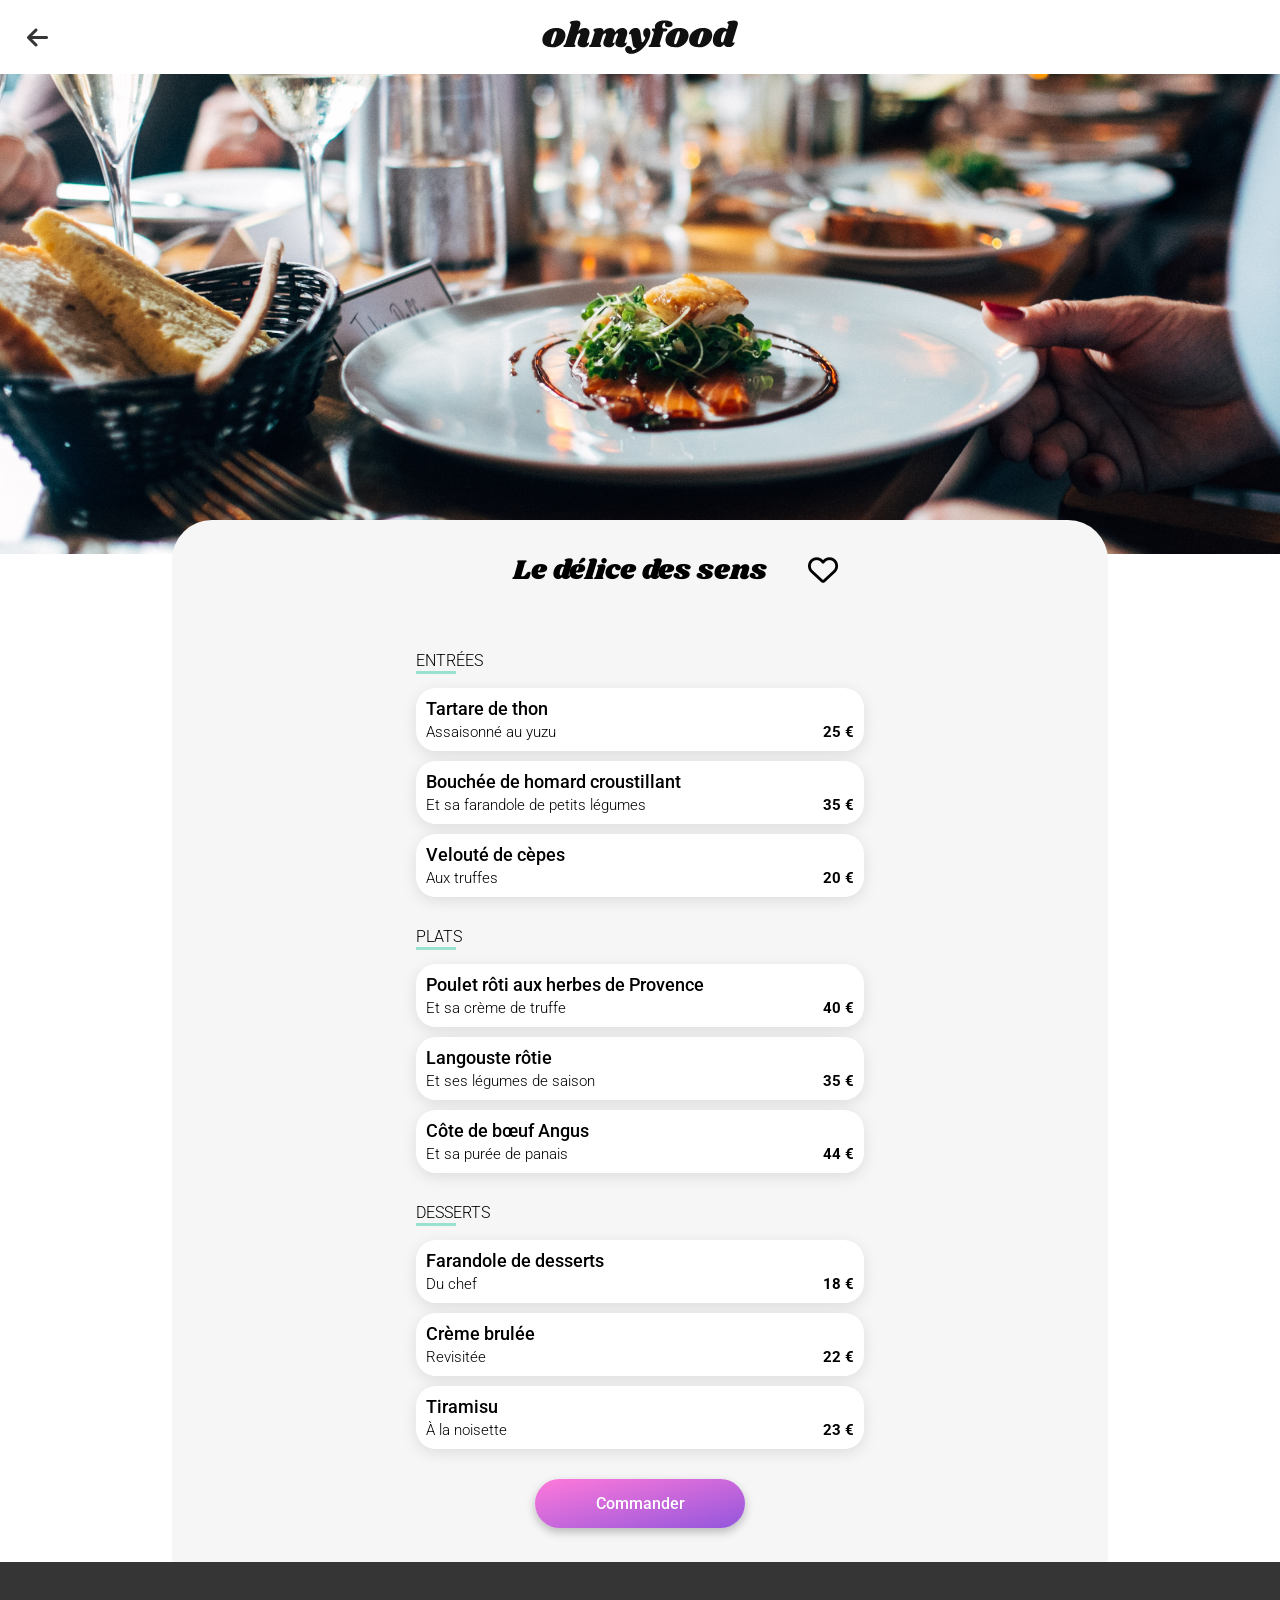
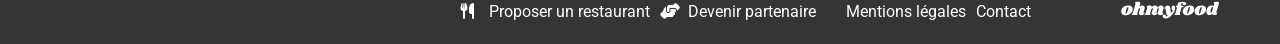
<file: Menus/menu-ledelicedessens.html>
<!DOCTYPE html>
<html lang="en">
<head>
    <meta charset="UTF-8">
    <meta name="viewport" content="width=device-width, initial-scale=1.0">
    <!-- Google Font Link -->
    <link rel="preconnect" href="https://fonts.googleapis.com">
    <link rel="preconnect" href="https://fonts.gstatic.com" crossorigin>
    <link href="https://fonts.googleapis.com/css2?family=Roboto:ital,wght@0,100..900;1,100..900&family=Shrikhand&display=swap" rel="stylesheet">
    <!-- Font Awesome Link -->
    <link rel="stylesheet" href="https://cdnjs.cloudflare.com/ajax/libs/font-awesome/6.2.1/css/all.min.css"
    integrity="sha512-MV7K8+y+gLIBoVD59lQIYicR65iaqukzvf/nwasF0nqhPay5w/9lJmVM2hMDcnK1OnMGCdVK+iQrJ7lzPJQd1w=="
    crossorigin="anonymous" referrerpolicy="no-referrer">
    <!-- CSS link -->
    <link rel="stylesheet" href="../sass/style-menus.css">
    <!-- Title -->
    <title>Oh My Food - Le délice des sens</title>
</head>
<body>
    <!-- +++++ HEADER +++++ -->
    <header class="section-header">
        <div class="section-header__container-logo-icone">
            <a href="../index.html"><i class="section-header__icone fa-solid fa-arrow-left fa-xl"></i></a> 
            <img class="section-header__logo" src="../images/logo/ohmyfood@2x.svg" alt="Logo Oh My Food">
        </div>        
        <div class="section-header__container-image">
            <img class="section-header__image" src="../images/restaurants/Palette_du_goût.jpg" alt="Photo d'une assiette appétissante sur une table de restaurant">
        </div>        
    </header>

    <main>

    <!-- +++++ SECTION MENU +++++ -->
        <section class="section-menu">

            <div class="section-menu__container-titre-icone">
                <h1 class="section-menu__titre">Le délice des sens</h1>
                <div class="section-menu__coeurs-container">
                    <i class="section-menu__coeur-vide fa-regular fa-heart"></i>
                    <i class="section-menu__coeur-plein fa-solid fa-heart"></i>                   
                </div>
            </div>

    <!-- +++++ ENTREES +++++ -->
     
            <div class="section-menu__container-carte">
                <h2 class="section-menu__titre-plats section-menu__titre-plats--1">ENTRÉES</h2>   
                
                <div class="section-menu__card-plat section-menu__card-plat--1">
                    <h3 class="section-menu__card-plat-nom">Tartare de thon</h3>
                    <div class="section-menu__card-plat-containertxtprix">
                        <p class="section-menu__card-plat-texte">Assaisonné au yuzu</p>
                        <p class="section-menu__card-plat-prix">25 €</p>
                        <div class="section-menu__card-plat-check"><i class="fa-solid fa-check fa-sm"></i></div>
                    </div>
                </div>

                <div class="section-menu__card-plat section-menu__card-plat--1">
                    <h3 class="section-menu__card-plat-nom">Bouchée de homard croustillant </h3>
                    <div class="section-menu__card-plat-containertxtprix">
                        <p class="section-menu__card-plat-texte">Et sa farandole de petits légumes</p>
                        <p class="section-menu__card-plat-prix">35 €</p>
                        <div class="section-menu__card-plat-check"><i class="fa-solid fa-check fa-sm"></i></div>
                    </div>
                </div>

                <div class="section-menu__card-plat section-menu__card-plat--1">
                    <h3 class="section-menu__card-plat-nom">Velouté de cèpes </h3>
                    <div class="section-menu__card-plat-containertxtprix">
                        <p class="section-menu__card-plat-texte">Aux truffes</p>
                        <p class="section-menu__card-plat-prix">20 €</p>
                        <div class="section-menu__card-plat-check"><i class="fa-solid fa-check fa-sm"></i></div>
                    </div>
                </div>
            </div>

    <!-- +++++ PLATS +++++ -->

            <div class="section-menu__container-carte">
                    <h2 class="section-menu__titre-plats section-menu__titre-plats--2">PLATS</h2>   

                    <div class="section-menu__card-plat section-menu__card-plat--2">
                        <h3 class="section-menu__card-plat-nom">Poulet rôti aux herbes de Provence </h3>
                        <div class="section-menu__card-plat-containertxtprix">
                            <p class="section-menu__card-plat-texte">Et sa crème de truffe</p>
                            <p class="section-menu__card-plat-prix">40 €</p>
                            <div class="section-menu__card-plat-check"><i class="fa-solid fa-check fa-sm"></i></div>
                        </div>
                    </div>

                    <div class="section-menu__card-plat section-menu__card-plat--2">
                        <h3 class="section-menu__card-plat-nom">Langouste rôtie</h3>
                        <div class="section-menu__card-plat-containertxtprix">
                            <p class="section-menu__card-plat-texte">Et ses légumes de saison</p>
                            <p class="section-menu__card-plat-prix">35 €</p>
                            <div class="section-menu__card-plat-check"><i class="fa-solid fa-check fa-sm"></i></div>
                        </div>
                    </div>

                    <div class="section-menu__card-plat section-menu__card-plat--2">
                        <h3 class="section-menu__card-plat-nom">Côte de bœuf Angus </h3>
                        <div class="section-menu__card-plat-containertxtprix">
                            <p class="section-menu__card-plat-texte">Et sa purée de panais</p>
                            <p class="section-menu__card-plat-prix">44 €</p>
                            <div class="section-menu__card-plat-check"><i class="fa-solid fa-check fa-sm"></i></div>
                        </div>
                    </div>



            </div>

    <!-- +++++ DESSERTS +++++ -->

            <div class="section-menu__container-carte ">
                <h2 class="section-menu__titre-plats section-menu__titre-plats--3">DESSERTS</h2>   

                <div class="section-menu__card-plat section-menu__card-plat--3">
                    <h3 class="section-menu__card-plat-nom">Farandole de desserts</h3>
                    <div class="section-menu__card-plat-containertxtprix">
                        <p class="section-menu__card-plat-texte">Du chef</p>
                        <p class="section-menu__card-plat-prix">18 €</p>
                        <div class="section-menu__card-plat-check"><i class="fa-solid fa-check fa-sm"></i></div>
                    </div>
                </div>

                <div class="section-menu__card-plat section-menu__card-plat--3">
                    <h3 class="section-menu__card-plat-nom">Crème brulée </h3>
                    <div class="section-menu__card-plat-containertxtprix">
                        <p class="section-menu__card-plat-texte">Revisitée</p>
                        <p class="section-menu__card-plat-prix">22 €</p>
                        <div class="section-menu__card-plat-check"><i class="fa-solid fa-check fa-sm"></i></div>
                    </div>
                </div>

                <div class="section-menu__card-plat section-menu__card-plat--3">
                    <h3 class="section-menu__card-plat-nom">Tiramisu</h3>
                    <div class="section-menu__card-plat-containertxtprix">
                        <p class="section-menu__card-plat-texte">À la noisette</p>
                        <p class="section-menu__card-plat-prix">23 €</p>
                        <div class="section-menu__card-plat-check"><i class="fa-solid fa-check fa-sm"></i></div>
                    </div>
                </div>

            </div>

    <!-- +++++ BOUTON COMMANDER +++++ -->

            <div class="section-menu__container-bouton">
                <a class="section-menu__bouton" href="#"><span>Commander</span></a>
            </div>





         </section>

    </main>

    <!-- +++++ FOOTER +++++ -->
    <footer class="section-footer">
        <img class="section-footer__logo" src="../images/logo/ohmyfood-white2.svg" alt="Logo Oh My Food">
        <div class="section-footer__contenu">
            <div class="section-footer__lien">
                <i class="section-footer__lien-icone1 fa-solid fa-utensils"></i>
                <a class="section-footer__lien-texte" href="#">Proposer un restaurant</a>
            </div>
            <div class="section-footer__lien">
                <i class="section-footer__lien-icone2 fa-solid fa-handshake-angle"></i>
                <a class="section-footer__lien-texte" href="#">Devenir partenaire</a>
            </div>
            <div class="section-footer__lien">
                <a class="section-footer__lien-texte section-footer__lien-texte--mentions" href="#">Mentions légales</a>
            </div>
            <div class="section-footer__lien">
                <a class="section-footer__lien-texte" href="mailto:contact@ohmyfood.com">Contact</a>
            </div>
        </div>
    </footer>

    <!-- JavaScript -->
    <script src="../js/script.js"></script>
</body>
</html>
</file>
<file: sass/style.css>
@charset "UTF-8";
/* +++++ MAPS +++++*/
/* +++++ MIXINS +++++*/
/* +++++ GLOBAL +++++*/
* {
  font-family: "Roboto", sans-serif;
}

/*+++++ ROOT +++++*/
:root {
  --bg-grey-color: #F6F6F6;
  --bg-white-color: #ffffff;
  --bg-localisation-color: #eaeaea;
  --bg-footer-color: #353535;
  --button-main-color: #9356DC;
  --button-second-color: #FF79DA;
  --etiquette-main-color: #99E2D0;
}

/*+++++ BODY +++++*/
body {
  margin: 0;
}

/*+++++ LOADER +++++*/
/* .loader-container{
  height: 100vh;
  width: 100%;
  display: flex;
  justify-content: center;
  align-items: center;
  animation: hideLoader 0.5s forwards;
  animation-delay: 3s;
  overflow: hidden;
  position: fixed;
  top: 0;
  left: 0;
  background: var(--bg-grey-color);
  z-index: 9999;
}
.loader{
    display: block;
    position: relative;
    width: 250px;
    height: 250px;
    border-radius: 50%;
    border: 25px solid transparent;
    border-top-color: #9356DC;
    animation: spin 1.5s linear infinite;
}
.loader::before, .loader::after{
    content: "";
    position: absolute;
    border-radius: 50%;
}
.loader::before{
    top: 20px;
    left: 20px;
    right: 20px;
    bottom: 20px;
    border: 20px solid transparent;
    border-top-color: #FF79DA;
    animation: spin 1.1s linear infinite;
}
.loader::after{
    top: 60px;
    left: 60px;
    right: 60px;
    bottom: 60px;
    border: 15px solid transparent;
    border-top-color:  #99E2D0;
    animation: spin 0.8s linear infinite;
}
.site-content {
    opacity: 0;
    animation: showSite 0.1s forwards;
    animation-delay: 3s;
  } */
/* +++++ HEADER +++++ */
.header__container-logo {
  display: flex;
  justify-content: center;
  align-items: center;
  height: 63px;
}
.header__container-logo-image {
  height: 36px;
  margin: 20px 0 0 0;
}
.header__container-localisation {
  height: 50px;
  margin: 10px 0 0 0;
  display: flex;
  align-items: center;
  justify-content: center;
  margin-bottom: 5px;
  background-color: var(--bg-localisation-color);
  box-shadow: 0px 3px 17px rgba(0, 0, 0, 0.6);
}
.header__container-localisation-icone {
  color: #353535;
  position: relative;
  right: 20px; /*Permet de garder le centrage du texte*/
}
.header__container-localisation-texte {
  color: var(--bg-footer-color);
  font-size: 16px;
  font-weight: 500;
}

/* +++++ SECTION RESERVER +++++ */
.section-reserver {
  display: flex;
  justify-content: center;
  align-items: center;
  text-align: center;
  padding: 0 30px;
  background: var(--bg-grey-color);
}
.section-reserver__contenu {
  width: 100%;
  display: flex;
  flex-direction: column;
  align-items: center;
}
.section-reserver__titre-h1 {
  margin: 20px 0px 0px 0px;
  font-weight: 700;
  font-size: 24px;
}
.section-reserver__texte {
  text-align: center;
  font-weight: 300;
  font-size: 18px;
  margin: 20px 0 0 0;
}
.section-reserver__bouton {
  position: relative;
  overflow: hidden;
  display: inline-block;
  font-size: 16px;
  font-weight: 500;
  margin: 30px 0 30px 0;
  width: 218px;
  text-decoration: none;
  color: white;
  padding: 15px;
  border-radius: 30px;
  background: linear-gradient(to top left, #9356DC, #FF79DA);
  box-shadow: 0px 4px 10px rgba(0, 0, 0, 0.25);
  cursor: pointer;
  transition: box-shadow 300ms ease-in-out;
}
.section-reserver__bouton::after {
  content: "";
  position: absolute;
  top: 0;
  left: 0;
  width: 100%;
  height: 100%;
  background: linear-gradient(to top left, rgb(154.175, 100.525, 220.775), rgb(255, 136.3, 222.2246268657));
  opacity: 0;
  transition: opacity 300ms ease-in-out;
  border-radius: 30px;
  z-index: 0;
}
.section-reserver__bouton span {
  position: relative;
  z-index: 1;
}
.section-reserver__bouton:hover {
  background: linear-gradient(to top left, rgb(148.725, 92.175, 218.925), rgb(255, 141.4, 223.6328358209));
  box-shadow: 0px 4px 15px rgba(0, 0, 0, 0.4);
}
.section-reserver__bouton:hover::after {
  opacity: 1;
}

/* +++++ SECTION FONCTIONNEMENT+++++ */
.section-fonctionnement {
  padding: 0 30px;
  background-color: var(--bg-white-color);
}
.section-fonctionnement__contenu {
  display: flex;
  flex-direction: column;
}
.section-fonctionnement__titre {
  margin: 20px 0 20px 0;
  font-size: 24px;
  font-weight: 700;
}
.section-fonctionnement__bouton {
  display: flex;
  flex-direction: row;
  align-items: center;
  gap: 15px;
  background-color: var(--bg-grey-color);
  margin-bottom: 20px;
  border-radius: 20px;
  box-shadow: 0 4px 15px rgba(0, 0, 0, 0.15);
  padding: 10px 0;
}
.section-fonctionnement__bouton-pastille {
  width: 22px;
  height: 22px;
  background-color: var(--button-main-color);
  color: white;
  font-weight: 400;
  font-size: 14px;
  border-radius: 100%;
  display: flex;
  align-items: center;
  justify-content: center;
  position: relative;
  right: 10px;
}
.section-fonctionnement__bouton-icone {
  color: #7e7e7e;
}

/* +++++ SECTION RESTAURANTS +++++ */
.section-restaurants {
  background-color: var(--bg-grey-color);
  padding: 0 20px;
}
.section-restaurants__contenu {
  display: flex;
  flex-direction: column;
  padding: 0 0 50px 0;
}
.section-restaurants__titre {
  margin: 40px 0 0 0;
  font-size: 24px;
  font-weight: 700;
}
.section-restaurants__carte {
  background-color: var(--bg-white-color);
  border-radius: 20px;
  position: relative;
  margin: 20px 0 0 0;
  box-shadow: 0 4px 15px rgba(0, 0, 0, 0.1);
}
.section-restaurants__carte-lien {
  text-decoration: none;
  color: #000000;
}
.section-restaurants__carte-image {
  width: 100%;
  aspect-ratio: 6/4;
  object-fit: cover;
  border-top-left-radius: 20px;
  border-top-right-radius: 20px;
}
.section-restaurants__carte-etiquette {
  width: 70px;
  background-color: var(--etiquette-main-color);
  position: absolute;
  top: 0;
  right: 10px;
  padding: 6px;
  border-radius: 5px;
  color: #3d8665;
  font-weight: 600;
}
.section-restaurants__carte-etiquette--display3, .section-restaurants__carte-etiquette--display4 {
  display: none;
}
.section-restaurants__carte-titre {
  margin: 10px 0 0 10px;
  font-size: 18px;
  font-weight: 700;
}
.section-restaurants__carte-texte {
  margin: 5px 0px 10px 10px;
  font-size: 17px;
  font-weight: 300;
}
.section-restaurants__carte-coeur-vide, .section-restaurants__carte-coeur-plein {
  font-size: 20px;
  position: absolute;
  bottom: 30px;
  right: 25px;
  transition: opacity 0.3s ease, transform 0.3s ease;
  cursor: pointer;
}
.section-restaurants__carte-coeur-vide {
  color: #101010;
  z-index: 2;
  opacity: 1;
}
.section-restaurants__carte-coeur-vide:hover {
  opacity: 0;
}
.section-restaurants__carte-coeur-plein {
  z-index: 1;
  opacity: 0;
  background: linear-gradient(#9356DC, #FF79DA);
  background-clip: text;
  -webkit-background-clip: text;
  -webkit-text-fill-color: transparent;
}
.section-restaurants__carte-coeur-plein:hover {
  opacity: 1;
  transform: scale(1.3);
}

/* État actif du cœur après clic */
.coeurs-container.active .section-restaurants__carte-coeur-vide {
  opacity: 0;
}
.coeurs-container.active .section-restaurants__carte-coeur-plein {
  opacity: 1;
  transform: scale(1.1);
}

/* +++++ FOOTER +++++ */
.section-footer {
  margin: 0 0 0 0;
  padding: 20px;
  background-color: var(--bg-footer-color);
  color: white;
}
.section-footer__lien {
  margin: 8px 0;
}
.section-footer__lien-icone1 {
  color: white;
  margin: 0 10px 0 0;
}
.section-footer__lien-icone2 {
  color: white;
  margin: 0 4px 0 0;
}
.section-footer__lien-texte {
  font-size: 16px;
  text-decoration: none;
  color: white;
}

/*+++++ MEDIA QUERIES DESKTOP +++++*/
@media (min-width: 1024px) {
  /* +++++ HEADER +++++ */
  .header__container-logo {
    height: 96px;
  }
  .header__container-localisation {
    margin: 10px 0 0 0;
    box-shadow: none; /* désactive le box shadow en Desktop*/
  }
  /* +++++ SECTION RESERVER +++++ */
  .section-reserver__titre-h1 {
    font-size: 40px; /*24px en mobile*/
  }
  .section-reserver__bouton {
    margin: 20px 0 30px 0; /*Margin bottom 50px en mobile*/
  }
  /* +++++ SECTION FONCTIONNEMENT+++++ */
  .section-fonctionnement {
    padding: 50px 180px 30px 180px;
  }
  .section-fonctionnement__contenu {
    flex-direction: row; /*Column en mobile*/
    justify-content: space-around;
  }
  .section-fonctionnement__bouton {
    width: 30%;
  }
  .section-fonctionnement__bouton-texte {
    font-size: 16px;
    font-weight: 500;
  }
  /* +++++ SECTION RESTAURANTS +++++ */
  .section-restaurants {
    padding: 50px 180px 30px 180px;
  }
  .section-restaurants__contenu {
    flex-direction: row; /*column sur mobile*/
    flex-wrap: wrap;
    justify-content: space-between;
  }
  .section-restaurants__titre {
    margin: 0; /*margin top 40px en mobile*/
  }
  .section-restaurants__carte {
    margin: 30px 10px 0 0; /*margin right 0 en mobile*/
    width: calc(50% - 40px); /* permet de faire 2 colonnes et 2 rangées en desktop en enlevant la margin right de 20px ajoutée plus haut*/
  }
  .section-restaurants__carte-image {
    aspect-ratio: 3/1; /*6/4 en mobile*/
  }
  .section-restaurants__carte-coeur-vide, .section-restaurants__carte-coeur-plein {
    font-size: 25px;
  }
  /* +++++ FOOTER +++++ */
  .section-footer {
    display: flex; /*Aligner le logo et les liens en Desktop*/
    flex-direction: row;
    justify-content: flex-end;
  }
  .section-footer__logo {
    order: 2; /*on change l'ordre pour passer le logo à la suite des liens en Desktop*/
    margin: 15px 0 0 90px;
  }
  .section-footer__contenu {
    order: 1; /*on change l'ordre pour passer le logo à la suite des liens en Desktop*/
    display: flex; /*Aligner les liens en Desktop*/
    flex-direction: row; /*Aligner les liens en Desktop*/
    gap: 30px;
    margin: 20px 0 0 0;
  }
  .section-footer__lien-texte--mentions {
    margin-left: 20px; /*margin left à gauche de Mentions Légales sur Desktop*/
  }
}
/*+++++ KEYFRAMES +++++*/
/* @keyframes spin{
    0%{
        transform: rotate(0deg);
    }
    100%{
        transform: rotate(360deg);
    }
}

@keyframes hideLoader {
0% {
    opacity: 1;
    pointer-events: auto;
}
90% {
    opacity: 0;
    pointer-events: auto;
}
100% {
    opacity: 0;
    pointer-events: none;
}
}

@keyframes showSite {
0% {
    opacity: 0;
}
100% {
    opacity: 1;
}
} */

/*# sourceMappingURL=style.css.map */
</file>
<file: sass/style-menus.css>
@charset "UTF-8";
/* +++++ MAPS +++++*/
/* +++++ MIXINS +++++*/
/* +++++ GLOBAL +++++*/
* {
  font-family: "Roboto", sans-serif;
}

/* +++++ ROOT +++++*/
:root {
  --bg-grey-color: #F6F6F6;
  --bg-white-color: #ffffff;
  --bg-localisation-color: #eaeaea;
  --bg-footer-color: #353535;
  --button-main-color: #9356DC;
  --button-second-color: #FF79DA;
  --etiquette-main-color: #99E2D0;
}

/* +++++ BODY +++++*/
body {
  margin: 0;
}

/* +++++ HEADER +++++*/
.section-header__container-logo-icone {
  margin: 20px 0 20px 0;
  display: flex;
  flex-direction: row;
  align-items: center;
  justify-content: center;
  position: relative;
}
.section-header__icone {
  color: #353535;
  position: absolute;
  left: 27px;
  top: 17px;
}
.section-header__container-image {
  width: 100%;
}
.section-header__image {
  width: 100%;
  aspect-ratio: 2/1;
  object-fit: cover;
}
.section-header .header__container-image {
  position: relative;
  z-index: 1;
}
.section-header .header__container-image-menu {
  width: 100%;
  aspect-ratio: 2/1.2;
  object-fit: cover;
}

/* +++++ MENUS +++++*/
.section-menu {
  margin: -10% 0 0 0;
  z-index: 2;
  padding: 0 20px;
  background-color: var(--bg-grey-color);
  border-top-left-radius: 40px;
  border-top-right-radius: 40px;
  position: relative;
  /* +++++ CARTE +++++*/
}
.section-menu__container-titre-icone {
  display: flex;
  flex-direction: row;
  align-items: center;
  justify-content: space-between;
}
.section-menu__titre {
  font-family: "Shrikhand", serif;
  font-size: 28px;
  font-weight: 400;
  margin: 30px 0 0 10px;
}
.section-menu__coeurs-container {
  cursor: pointer;
}
.section-menu__coeur-vide, .section-menu__coeur-plein {
  font-size: 30px;
  position: absolute;
  top: 30px;
  left: 85%;
  transition: opacity 0.3s ease, transform 0.3s ease;
  cursor: pointer;
}
.section-menu__coeur-vide {
  z-index: 2;
  opacity: 1;
}
.section-menu__coeur-vide:hover {
  opacity: 0;
}
.section-menu__coeur-plein {
  z-index: 1;
  opacity: 0;
  background: linear-gradient(#9356DC, #FF79DA);
  background-clip: text;
  -webkit-background-clip: text;
  -webkit-text-fill-color: transparent;
}
.section-menu__coeur-plein:hover {
  opacity: 1;
  transform: scale(1.2);
}
.section-menu__container-carte {
  display: flex;
  flex-direction: column;
  gap: 10px;
}
.section-menu__titre-plats {
  font-size: 16px;
  font-weight: 300;
  margin: 30px 0 8px 0;
  position: relative;
  animation: slideCards 800ms ease-in-out;
}
.section-menu__titre-plats--1 {
  animation-delay: 250ms;
}
.section-menu__titre-plats--2 {
  animation-delay: 500ms;
}
.section-menu__titre-plats--3 {
  animation-delay: 750ms;
}
.section-menu__titre-plats::after {
  content: "";
  position: absolute;
  bottom: -4px;
  left: 0%;
  width: 40px;
  border-bottom: 3px solid var(--etiquette-main-color);
}
.section-menu__card-plat {
  background-color: var(--bg-white-color);
  padding: 10px;
  border-radius: 20px;
  box-shadow: 0px 4px 15px rgba(0, 0, 0, 0.1);
  position: relative;
  overflow: hidden;
  opacity: 0;
  transform: translateX(-100px);
  animation: slideCards 800ms ease-out forwards;
}
.section-menu__card-plat--1 {
  animation-delay: 200ms;
}
.section-menu__card-plat--2 {
  animation-delay: 400ms;
}
.section-menu__card-plat--3 {
  animation-delay: 600ms;
}
.section-menu__card-plat::before {
  content: "";
  position: absolute;
  height: 100%;
  width: 0;
  right: 0;
  top: 0;
  background-color: #99e2d0;
  transition: width 250ms ease-in-out;
  z-index: 1;
}
.section-menu__card-plat-nom {
  font-size: 18px;
  font-weight: 500;
  margin: 0 0 0 0;
}
.section-menu__card-plat-containertxtprix {
  display: flex;
  flex-direction: row;
  justify-content: space-between;
  margin-top: 4px;
  position: relative;
  flex: 1;
  z-index: 2;
}
.section-menu__card-plat-texte {
  font-size: 15px;
  font-weight: 300;
  margin: 0 0 0 0;
}
.section-menu__card-plat-prix {
  font-size: 15px;
  font-weight: 700;
  margin: 0 0 0 0;
  position: relative;
  transition: transform 250ms ease-in-out;
}
.section-menu__card-plat-check {
  border-radius: 50%;
  padding: 2px 4px 0px 4px;
  background-color: whitesmoke;
  color: var(--etiquette-main-color);
  position: absolute;
  right: -50px;
  bottom: 10px;
  transition: all 250ms ease-in-out;
}
.section-menu__card-plat:hover {
  cursor: pointer;
}
.section-menu__card-plat:hover::before {
  width: 50px;
}
.section-menu__card-plat:hover .section-menu__card-plat-prix {
  transform: translateX(-45px);
}
.section-menu__card-plat:hover .section-menu__card-plat-check {
  transform: translateX(-55px);
}
.section-menu__card-plat:hover .section-menu__card-plat-texte,
.section-menu__card-plat:hover .section-menu__card-plat-nom {
  white-space: nowrap;
  overflow: hidden;
  text-overflow: ellipsis;
  max-width: 77%;
}
.section-menu__container-bouton {
  text-align: center;
}
.section-menu__bouton {
  position: relative;
  overflow: hidden;
  display: inline-block;
  font-size: 16px;
  font-weight: 500;
  margin: 30px 0 30px 0;
  width: 40%;
  text-decoration: none;
  color: white;
  padding: 15px;
  border-radius: 30px;
  background: linear-gradient(to top left, #9356DC, #FF79DA);
  box-shadow: 0px 4px 10px rgba(0, 0, 0, 0.25);
  cursor: pointer;
  transition: box-shadow 300ms ease-in-out;
}
.section-menu__bouton::after {
  content: "";
  position: absolute;
  top: 0;
  left: 0;
  width: 100%;
  height: 100%;
  background: linear-gradient(to top left, rgb(154.175, 100.525, 220.775), rgb(255, 136.3, 222.2246268657));
  opacity: 0;
  transition: opacity 300ms ease-in-out;
  border-radius: 30px;
  z-index: 0;
}
.section-menu__bouton span {
  position: relative;
  z-index: 1;
}
.section-menu__bouton:hover {
  background: linear-gradient(to top left, rgb(154.175, 100.525, 220.775), rgb(255, 136.3, 222.2246268657));
  box-shadow: 0px 4px 15px rgba(0, 0, 0, 0.4);
}
.section-menu__bouton:hover::after {
  opacity: 1;
}

/* État actif du cœur après clic */
.section-menu__coeurs-container.active .section-menu__coeur-vide {
  opacity: 0;
}
.section-menu__coeurs-container.active .section-menu__coeur-plein {
  opacity: 1;
  transform: scale(1.1);
}

/* +++++ FOOTER +++++ */
.section-footer {
  margin: 0 0 0 0;
  padding: 20px;
  background-color: var(--bg-footer-color);
  color: white;
}
.section-footer__lien {
  margin: 8px 0;
}
.section-footer__lien-icone1 {
  color: white;
  margin: 0 10px 0 0;
}
.section-footer__lien-icone2 {
  color: white;
  margin: 0 4px 0 0;
}
.section-footer__lien-texte {
  color: white;
  font-size: 16px;
  text-decoration: none;
}

/* +++++ MEDIA QUERIES DESKTOP +++++ */
@media (min-width: 1024px) {
  /* +++++ HEADER +++++*/
  .section-header__image {
    aspect-ratio: 4/1.5;
  }
  /* +++++ MENUS +++++*/
  .section-menu {
    margin: auto;
    margin-top: -3%;
    width: 70%;
    /* +++++ CARTE +++++*/
  }
  .section-menu__titre {
    margin: 30px auto;
  }
  .section-menu__coeur-vide, .section-menu__coeur-plein {
    top: 35px;
    left: 68%; /*85% en mobile*/
  }
  .section-menu__container-carte {
    width: 50%; /*100% en mobile*/
    margin: auto; /*en Desktop uniquement pour centrer la carte*/
  }
  .section-menu__card-plat:hover .section-menu__card-plat-prix {
    transform: translateX(-50px);
  }
  .section-menu__bouton {
    width: 20%; /*40% en mobile*/
  }
  /* +++++ FOOTER +++++ */
  .section-footer {
    display: flex; /*Aligner le logo et les liens en Desktop*/
    flex-direction: row;
    justify-content: flex-end;
  }
  .section-footer__logo {
    order: 2; /*on change l'ordre pour passer le logo à la suite des liens en Desktop*/
    margin: 15px 0 0 90px;
  }
  .section-footer__contenu {
    order: 1; /*on change l'ordre pour passer le logo à la suite des liens en Desktop*/
    display: flex; /*Aligner les liens en Desktop*/
    flex-direction: row; /*Aligner les liens en Desktop*/
    gap: 10px;
    margin: 20px 0 0 0;
  }
  .section-footer__lien {
    margin: 0px 0;
  }
  .section-footer__lien-texte--mentions {
    margin-left: 20px; /*margin left à gauche de Mentions Légales sur Desktop*/
  }
}
/* +++++ KEYFRAMES +++++ */
@keyframes slideCards {
  0% {
    transform: translateX(-100px);
    opacity: 0;
  }
  100% {
    transform: translateX(0);
    opacity: 1;
  }
}

/*# sourceMappingURL=style-menus.css.map */
</file>
